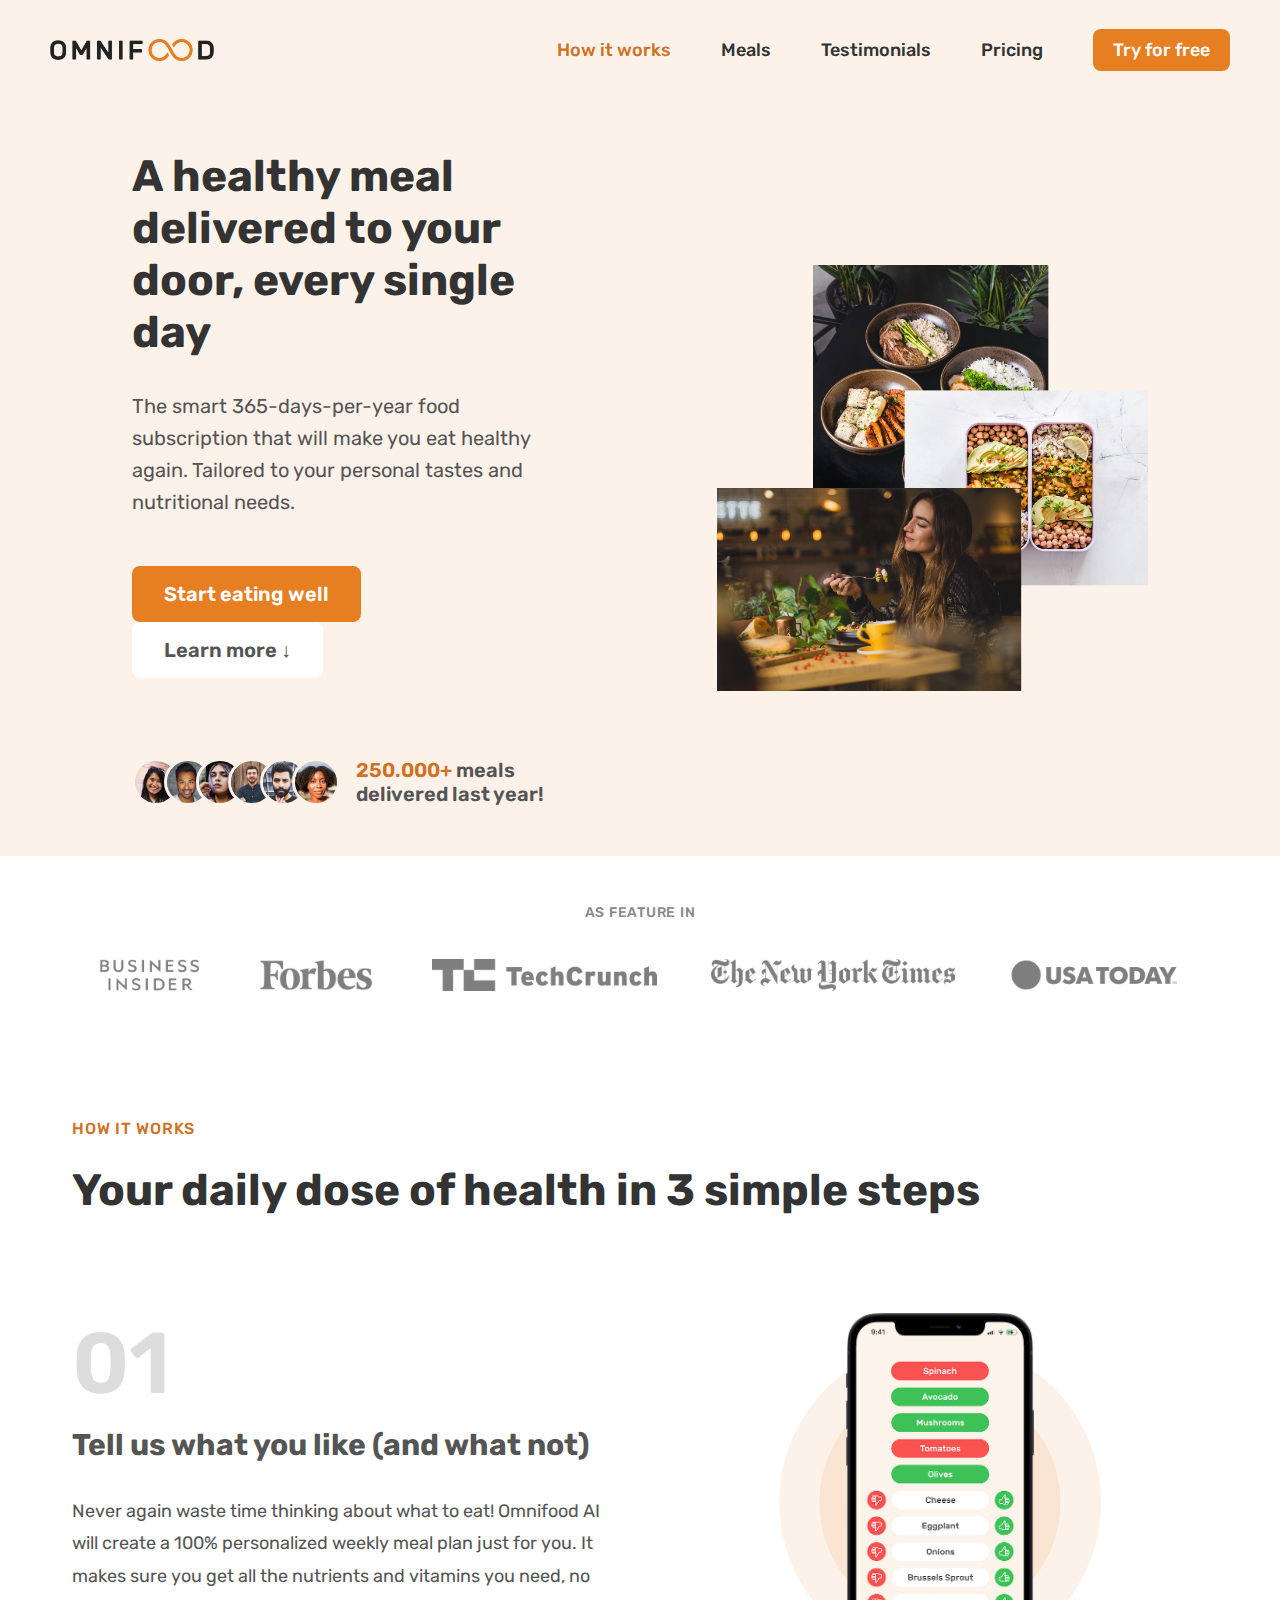
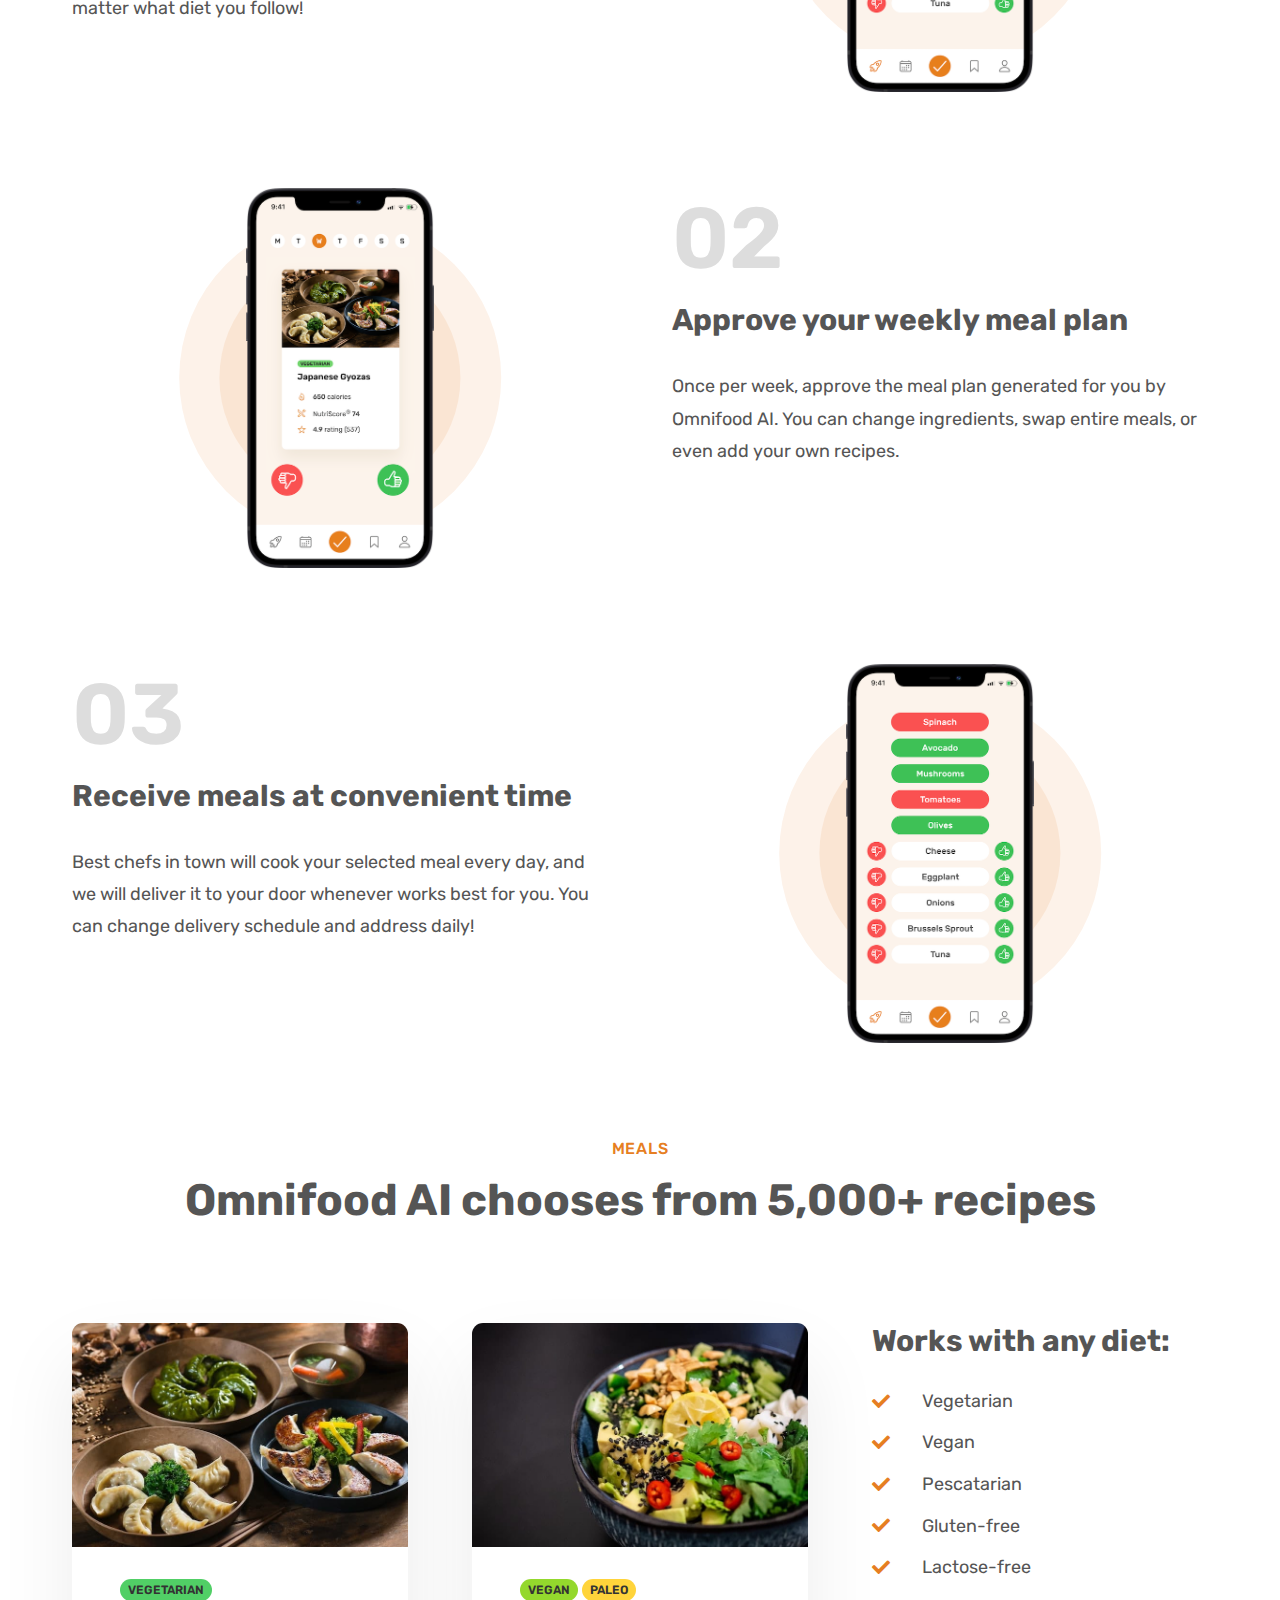
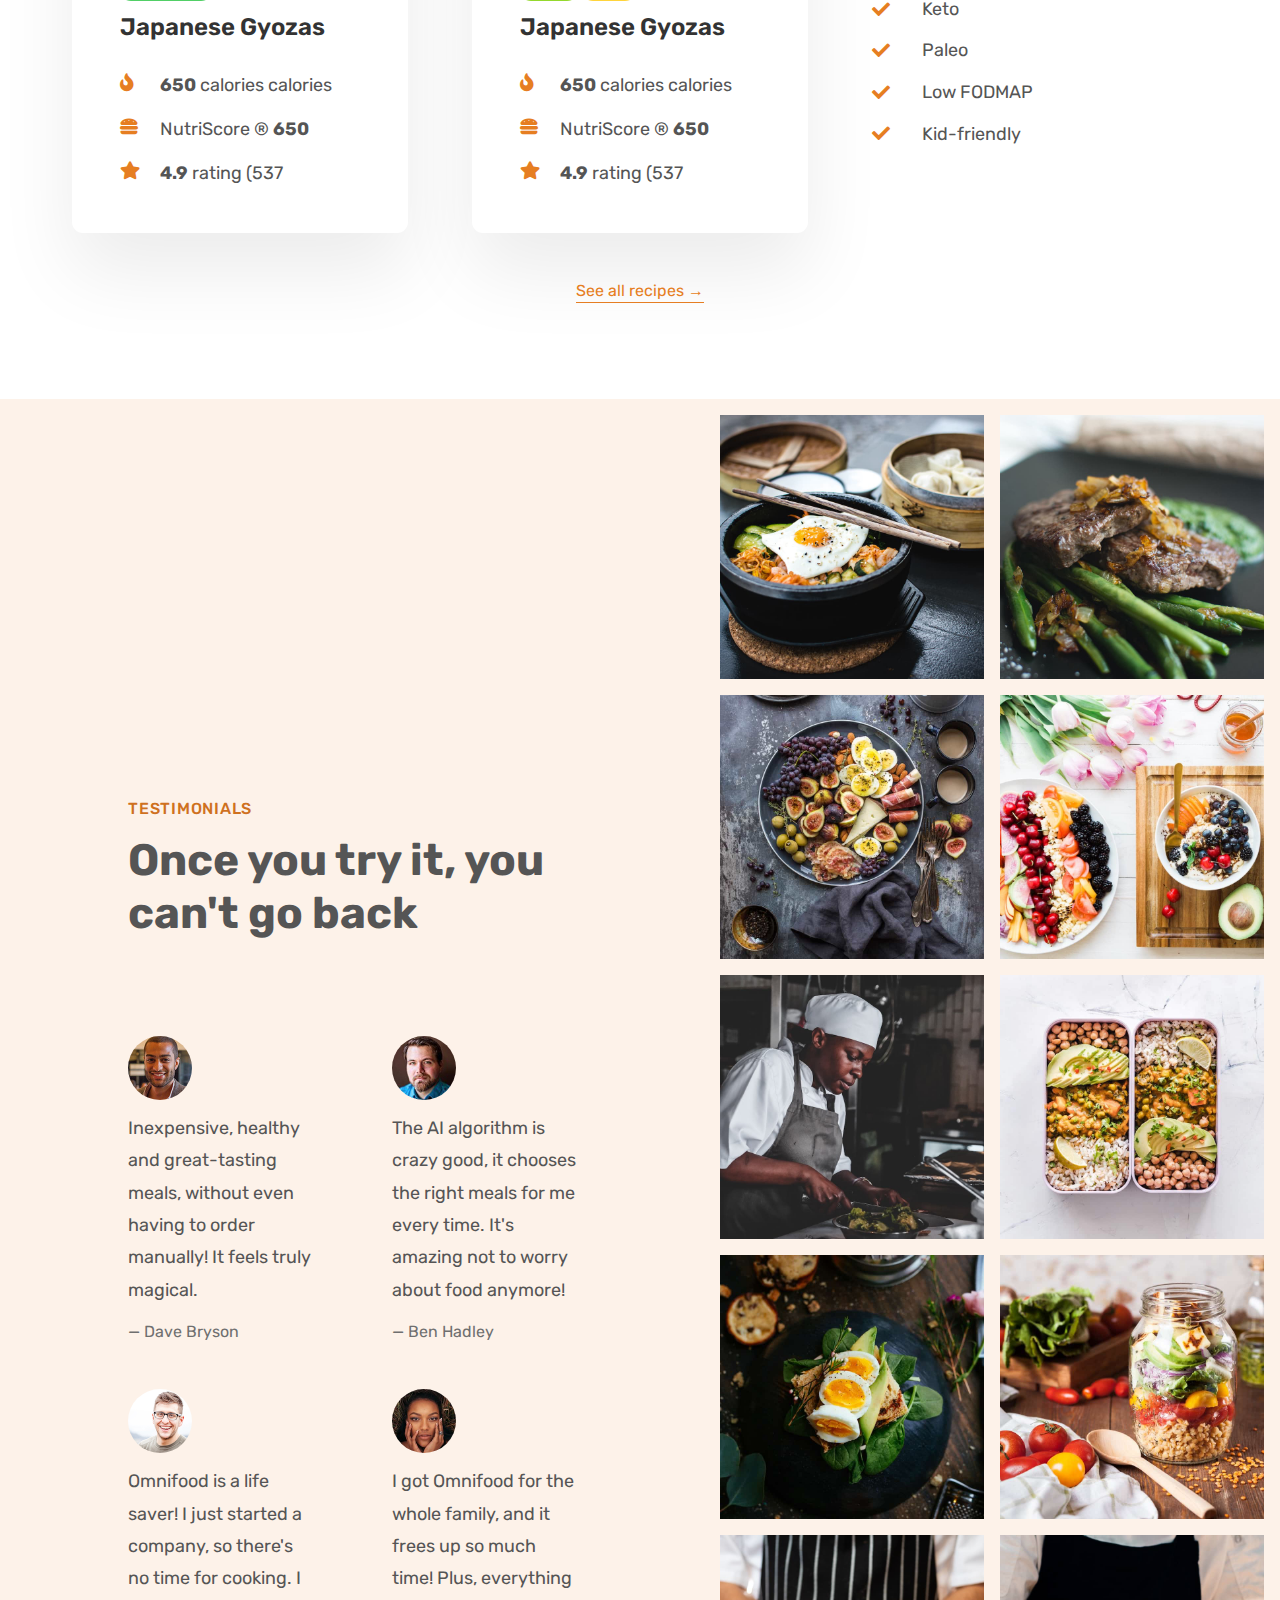
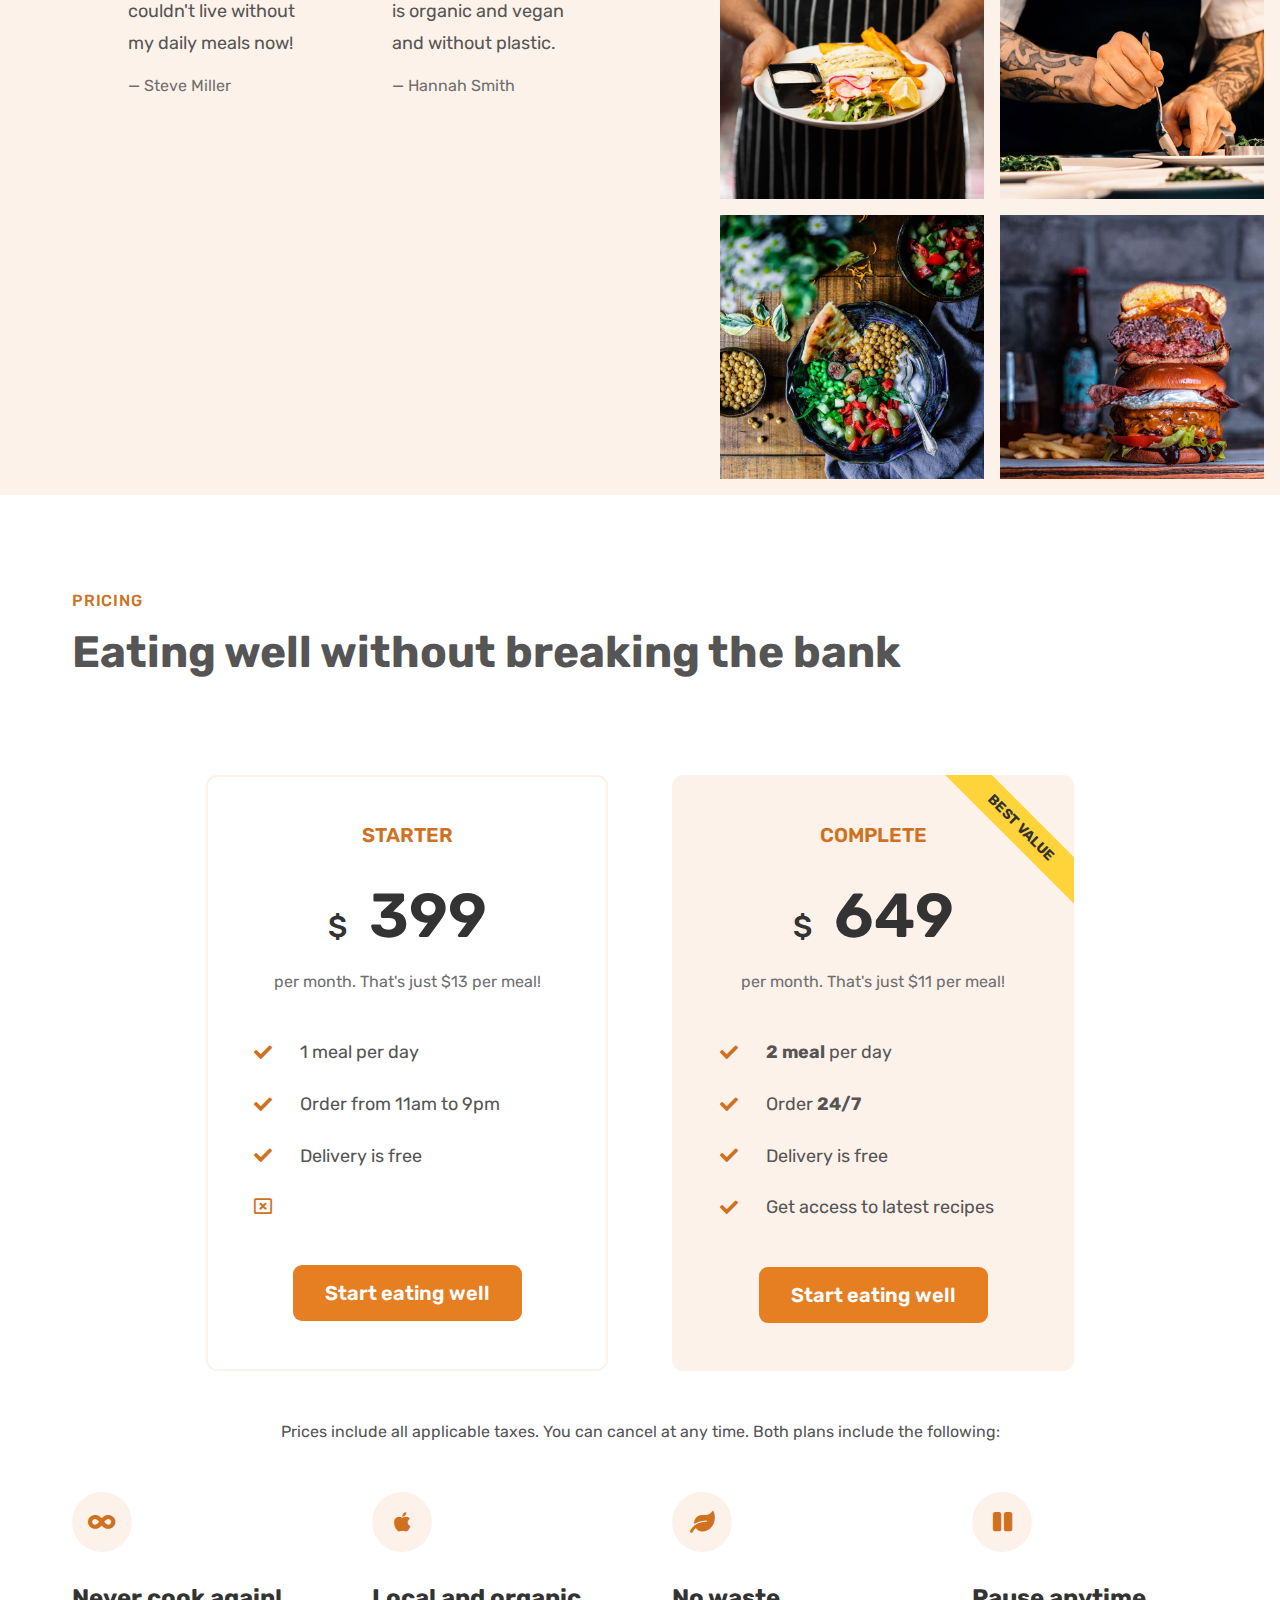
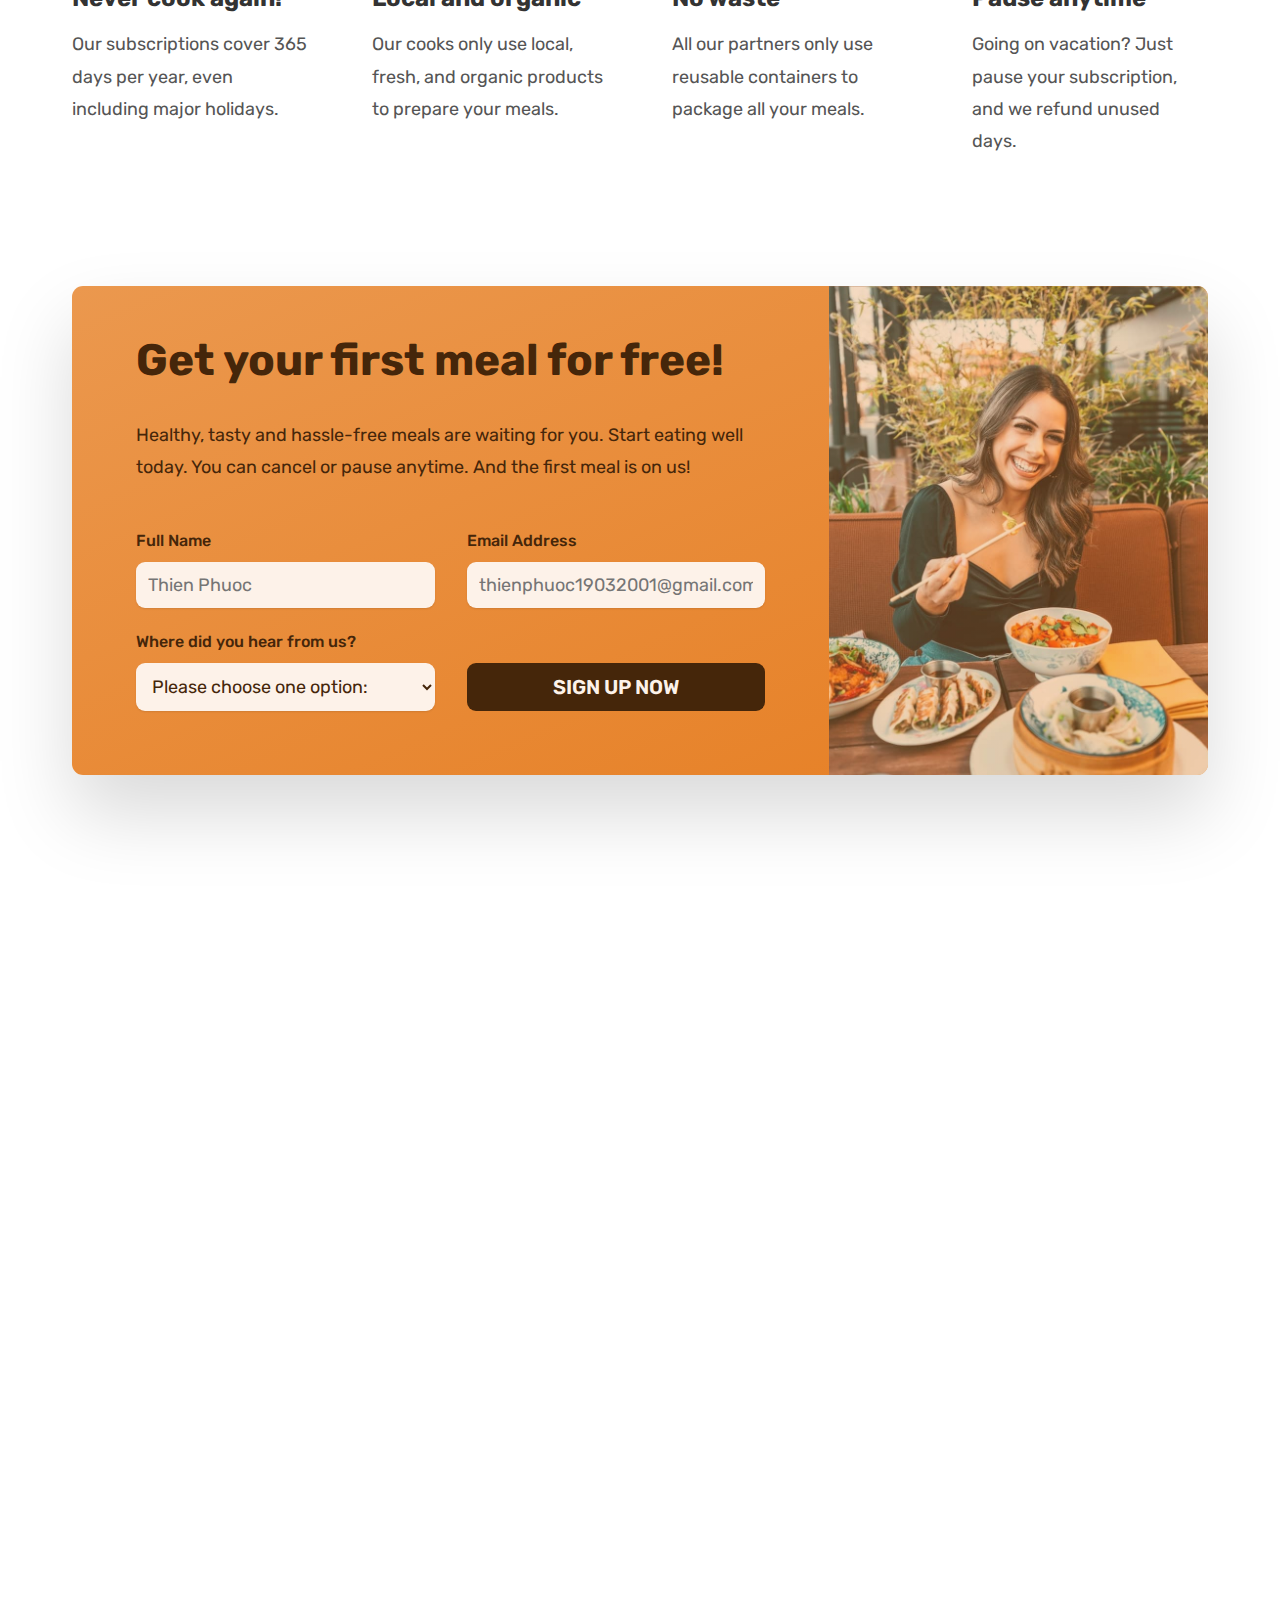
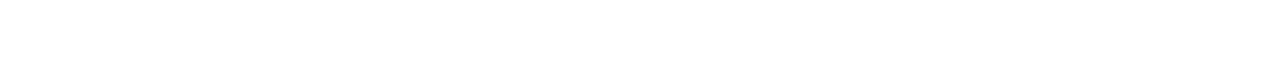
<file: index.html>
<html lang="en">
  <head>
    <meta charset="UTF-8" />
    <meta http-equiv="X-UA-Compatible" content="IE=edge" />
    <meta name="viewport" content="width=device-width, initial-scale=1.0" />
    <link
      rel="stylesheet"
      href="https://cdnjs.cloudflare.com/ajax/libs/font-awesome/5.15.4/css/all.min.css"
    />
    <link rel="stylesheet" href="css/omnifood.css" />
    <link rel="stylesheet" href="css/grid.css" />
    <link rel="stylesheet" href="css/responsive.css" />
    <link rel="stylesheet" href="index.js" />
    <title>Omnifood -- Never cook again!</title>
  </head>
  <body>
    <!-- Header -->
    <header class="header">
      <a href="#">
        <img class="logo" src="content/img/omnifood-logo.png" alt="Logo" />
      </a>
      <nav class="header-nav">
        <ul class="nav-list">
          <li class="nav-item active">
            <a href="#howitwork">How it works</a>
          </li>
          <li class="nav-item">
            <a href="#meals">Meals</a>
          </li>
          <li class="nav-item">
            <a href="#testimonials">Testimonials</a>
          </li>
          <li class="nav-item">
            <a href="#pricing">Pricing</a>
          </li>
          <li class="nav-item btn-item">
            <a href="#tryforfree">Try for free</a>
          </li>
        </ul>
      </nav>
      <div class="btn-menu-tablet">
        <i class="fas fa-bars"></i>
      </div>
      <nav class="modal-header-mobile hide">
        <ul class="nav-list">
          <li class="nav-item nav-item-mobile">
            <a href="#howitwork">How it works</a>
          </li>
          <li class="nav-item nav-item-mobile">
            <a href="#meals">Meals</a>
          </li>
          <li class="nav-item nav-item-mobile">
            <a href="#testimonials">Testimonials</a>
          </li>
          <li class="nav-item nav-item-mobile">
            <a href="#pricing">Pricing</a>
          </li>
          <li class="nav-item btn-item nav-item-mobile">
            <a href="#tryforfree">Try for free</a>
          </li>
        </ul>
        <div class="btn-out">
          <i class="fas fa-sign-out-alt"></i>
        </div>
      </nav>
    </header>
    <!-- Body -->
    <main>
      <section class="introduce">
        <div class="container">
          <div class="introduce-main">
            <div class="introduce-main-left animation-left-to-right">
              <h1 class="title">
                A healthy meal delivered to your door, every single day
              </h1>
              <p class="description">
                The smart 365-days-per-year food subscription that will make you
                eat healthy again. Tailored to your personal tastes and
                nutritional needs.
              </p>
              <a class="btn" href="#">Start eating well</a>
              <a class="btn learn-more" href="#">Learn more &darr;</a>
              <div class="delivered-meals">
                <div class="list-img">
                  <img src="content/img/customers/customer-1.jpg" alt="Photo" />
                  <img src="content/img/customers/customer-2.jpg" alt="Photo" />
                  <img src="content/img/customers/customer-3.jpg" alt="Photo" />
                  <img src="content/img/customers/customer-4.jpg" alt="Photo" />
                  <img src="content/img/customers/customer-5.jpg" alt="Photo" />
                  <img src="content/img/customers/customer-6.jpg" alt="Photo" />
                </div>
                <p class="text">
                  <span>250.000+</span>
                  meals delivered last year!
                </p>
              </div>
            </div>
            <div class="introduce-main-right animation-left-to-right">
              <img src="content/img/hero.png" alt="Ảnh" />
            </div>
          </div>
        </div>
      </section>
      <section class="feature">
        <div class="container">
          <h2 class="header-feature">AS FEATURE IN</h2>
          <div class="list-logo">
            <img src="content/img/logos/business-insider.png" alt="Business" />
            <img src="content/img/logos/forbes.png" alt="Business" />
            <img src="content/img/logos/techcrunch.png" alt="Business" />
            <img
              src="content/img/logos/the-new-york-times.png"
              alt="Business"
            />
            <img src="content/img/logos/usa-today.png" alt="Business" />
          </div>
        </div>
      </section>
      <section class="how-it-work" id="howitwork">
        <div class="container">
          <p class="title">How it works</p>
          <h2 class="content">Your daily dose of health in 3 simple steps</h2>
        </div>
        <div
          class="container grid grid--center grid--2-cols grid--1-cols-mobile"
        >
          <!-- STEP 1 -->
          <div class="description-step">
            <p class="step-number">01</p>
            <h3 class="step-title">Tell us what you like (and what not)</h3>
            <p class="step-description">
              Never again waste time thinking about what to eat! Omnifood AI
              will create a 100% personalized weekly meal plan just for you. It
              makes sure you get all the nutrients and vitamins you need, no
              matter what diet you follow!
            </p>
          </div>
          <div class="box-step">
            <img src="content/img/app/app-screen-1.png" alt="Iphone app" />
          </div>
          <!-- STEP 2 -->
          <div class="box-step box-step-mobile">
            <img src="content/img/app/app-screen-2.png" alt="Iphone app" />
          </div>
          <div class="description-step">
            <p class="step-number">02</p>
            <h3 class="step-title">Approve your weekly meal plan</h3>
            <p class="step-description">
              Once per week, approve the meal plan generated for you by Omnifood
              AI. You can change ingredients, swap entire meals, or even add
              your own recipes.
            </p>
          </div>
          <!-- STEP 3 -->
          <div class="description-step">
            <p class="step-number">03</p>
            <h3 class="step-title">Receive meals at convenient time</h3>
            <p class="step-description">
              Best chefs in town will cook your selected meal every day, and we
              will deliver it to your door whenever works best for you. You can
              change delivery schedule and address daily!
            </p>
          </div>
          <div class="box-step">
            <img src="content/img/app/app-screen-1.png" alt="Iphone app" />
          </div>
        </div>
      </section>
      <section class="meals" id="meals">
        <div class="container">
          <div class="title">
            <span>MEALS</span>
            <h2>Omnifood AI chooses from 5,000+ recipes</h2>
          </div>
        </div>
        <div class="container grid grid--3-cols mb-12 grid--4-cols-mobile">
          <div class="meal">
            <img src="content/img/meals/meal-1.jpg" alt="Meal 1" />
            <div class="meal-content">
              <div class="meal-tags">
                <span class="tag tag--vegeatarian">Vegetarian</span>
              </div>
              <p class="meal-title">Japanese Gyozas</p>
              <ul class="meal-attributes">
                <li class="meal-attribute">
                  <i class="icon fas fa-fire"></i>
                  <span>
                    <strong>650</strong>
                    calories calories</span
                  >
                </li>
                <li class="meal-attribute">
                  <i class="icon fas fa-hamburger"></i>
                  <span>
                    NutriScore ®
                    <strong>650</strong>
                  </span>
                </li>
                <li class="meal-attribute">
                  <i class="icon fas fa-star"></i>
                  <span>
                    <strong>4.9</strong>
                    rating (537</span
                  >
                </li>
              </ul>
            </div>
          </div>
          <div class="meal">
            <img src="content/img/meals/meal-2.jpg" alt="Meal 1" />
            <div class="meal-content">
              <div class="meal-tags">
                <span class="tag tag--vegan">Vegan</span>
                <span class="tag tag--paleo">Paleo</span>
              </div>
              <p class="meal-title">Japanese Gyozas</p>
              <ul class="meal-attributes">
                <li class="meal-attribute">
                  <i class="icon fas fa-fire"></i>
                  <span>
                    <strong>650</strong>
                    calories calories</span
                  >
                </li>
                <li class="meal-attribute">
                  <i class="icon fas fa-hamburger"></i>
                  <span>
                    NutriScore ®
                    <strong>650</strong>
                  </span>
                </li>
                <li class="meal-attribute">
                  <i class="icon fas fa-star"></i>
                  <span>
                    <strong>4.9</strong>
                    rating (537</span
                  >
                </li>
              </ul>
            </div>
          </div>
          <div class="diet">
            <h3 class="title-diet">Works with any diet:</h3>
            <ul class="diet-list">
              <li class="diet-item">
                <i class="fas fa-check icon"></i>
                <span>Vegetarian</span>
              </li>
              <li class="diet-item">
                <i class="fas fa-check icon"></i>
                <span>Vegan</span>
              </li>
              <li class="diet-item">
                <i class="fas fa-check icon"></i>
                <span>Pescatarian</span>
              </li>
              <li class="diet-item">
                <i class="fas fa-check icon"></i>
                <span>Gluten-free</span>
              </li>
              <li class="diet-item">
                <i class="fas fa-check icon"></i>
                <span>Lactose-free</span>
              </li>
              <li class="diet-item">
                <i class="fas fa-check icon"></i>
                <span>Keto</span>
              </li>
              <li class="diet-item">
                <i class="fas fa-check icon"></i>
                <span>Paleo</span>
              </li>
              <li class="diet-item">
                <i class="fas fa-check icon"></i>
                <span>Low FODMAP</span>
              </li>
              <li class="diet-item">
                <i class="fas fa-check icon"></i>
                <span>Kid-friendly</span>
              </li>
            </ul>
          </div>
        </div>
        <div class="container all-recipes">
          <a href="#">See all recipes →</a>
        </div>
      </section>
      <section class="testimonials" id="testimonials">
        <div class="container">
          <div class="testimoials-left">
            <span class="testimoials-title">TESTIMONIALS</span>
            <h2 class="testimoials-description">
              Once you try it, you can't go back
            </h2>
            <div class="testimoials-users">
              <figure class="testimoials-user">
                <img src="content/img/customers/dave.jpg" alt="Avatar" />
                <blockquote>
                  Inexpensive, healthy and great-tasting meals, without even
                  having to order manually! It feels truly magical.
                </blockquote>
                <p>— Dave Bryson</p>
              </figure>
              <figure class="testimoials-user">
                <img src="content/img/customers/ben.jpg" alt="Avatar" />
                <blockquote>
                  The AI algorithm is crazy good, it chooses the right meals for
                  me every time. It's amazing not to worry about food anymore!
                </blockquote>
                <p>— Ben Hadley</p>
              </figure>
              <figure class="testimoials-user">
                <img src="content/img/customers/steve.jpg" alt="Avatar" />
                <blockquote>
                  Omnifood is a life saver! I just started a company, so there's
                  no time for cooking. I couldn't live without my daily meals
                  now!
                </blockquote>
                <p>— Steve Miller</p>
              </figure>
              <figure class="testimoials-user">
                <img src="content/img/customers/hannah.jpg" alt="Avatar" />
                <blockquote>
                  I got Omnifood for the whole family, and it frees up so much
                  time! Plus, everything is organic and vegan and without
                  plastic.
                </blockquote>
                <p>— Hannah Smith</p>
              </figure>
            </div>
          </div>
        </div>
        <div class="testimoials-right">
          <figure class="gallery-item">
            <img src="content/img/gallery/gallery-1.jpg" alt="Gallery image" />
          </figure>
          <figure class="gallery-item">
            <img src="content/img/gallery/gallery-2.jpg" alt="Gallery image" />
          </figure>
          <figure class="gallery-item">
            <img src="content/img/gallery/gallery-3.jpg" alt="Gallery image" />
          </figure>
          <figure class="gallery-item">
            <img src="content/img/gallery/gallery-4.jpg" alt="Gallery image" />
          </figure>
          <figure class="gallery-item">
            <img src="content/img/gallery/gallery-5.jpg" alt="Gallery image" />
          </figure>
          <figure class="gallery-item">
            <img src="content/img/gallery/gallery-6.jpg" alt="Gallery image" />
          </figure>
          <figure class="gallery-item">
            <img src="content/img/gallery/gallery-7.jpg" alt="Gallery image" />
          </figure>
          <figure class="gallery-item">
            <img src="content/img/gallery/gallery-8.jpg" alt="Gallery image" />
          </figure>
          <figure class="gallery-item">
            <img src="content/img/gallery/gallery-9.jpg" alt="Gallery image" />
          </figure>
          <figure class="gallery-item">
            <img src="content/img/gallery/gallery-10.jpg" alt="Gallery image" />
          </figure>
          <figure class="gallery-item">
            <img src="content/img/gallery/gallery-11.jpg" alt="Gallery image" />
          </figure>
          <figure class="gallery-item">
            <img src="content/img/gallery/gallery-12.jpg" alt="Gallery image" />
          </figure>
        </div>
      </section>
      <section class="pricing" id="pricing">
        <div class="container">
          <p class="pricing-title">Pricing</p>
          <h2 class="pricing-description">
            Eating well without breaking the bank
          </h2>
        </div>
        <div class="container grid grid--2-cols mb-12 grid--1-cols-mobile">
          <div class="pricing-plan pricing-plan--starter">
            <header class="plan-header">
              <p class="plan-header--name">Starter</p>
              <p class="plan-header--price">
                <span>$</span>
                399
              </p>
              <div class="plan-header--text">
                per month. That's just $13 per meal!
              </div>
            </header>
            <ul class="list">
              <li class="item">
                <i class="fas fa-check icon"></i>
                <span>1 meal per day</span>
              </li>
              <li class="item">
                <i class="fas fa-check icon"></i>
                <span>Order from 11am to 9pm</span>
              </li>
              <li class="item">
                <i class="fas fa-check icon"></i>
                <span>Delivery is free</span>
              </li>
              <li class="item">
                <i class="far fa-window-close icon"></i>
              </li>
            </ul>
            <div class="btn-start-eating-well">
              <a href="#">Start eating well</a>
            </div>
          </div>
          <div class="pricing-plan pricing-plan--complete">
            <header class="plan-header">
              <p class="plan-header--name">Complete</p>
              <p class="plan-header--price">
                <span>$</span>
                649
              </p>
              <div class="plan-header--text">
                per month. That's just $11 per meal!
              </div>
            </header>
            <ul class="list">
              <li class="item">
                <i class="fas fa-check icon"></i>
                <span> <strong>2 meal</strong> per day</span>
              </li>
              <li class="item">
                <i class="fas fa-check icon"></i>
                <span>Order <strong>24/7</strong></span>
              </li>
              <li class="item">
                <i class="fas fa-check icon"></i>
                <span>Delivery is free</span>
              </li>
              <li class="item">
                <i class="fas fa-check icon"></i>
                <span>Get access to latest recipes</span>
              </li>
            </ul>
            <div class="btn-start-eating-well">
              <a href="#">Start eating well</a>
            </div>
          </div>
        </div>
        <div class="container grid">
          <aside class="plan-detail">
            Prices include all applicable taxes. You can cancel at any time.
            Both plans include the following:
          </aside>
        </div>
        <div class="container grid grid--4-cols grid--2-cols-mobile">
          <div class="feature">
            <i class="fas fa-infinity icon"></i>
            <p class="title">Never cook again!</p>
            <p class="text">
              Our subscriptions cover 365 days per year, even including major
              holidays.
            </p>
          </div>
          <div class="feature">
            <i class="fab fa-apple icon"></i>
            <p class="title">Local and organic</p>
            <p class="text">
              Our cooks only use local, fresh, and organic products to prepare
              your meals.
            </p>
          </div>
          <div class="feature">
            <i class="fas fa-leaf icon"></i>
            <p class="title">No waste</p>
            <p class="text">
              All our partners only use reusable containers to package all your
              meals.
            </p>
          </div>
          <div class="feature">
            <i class="fas fa-pause icon"></i>
            <p class="title">Pause anytime</p>
            <p class="text">
              Going on vacation? Just pause your subscription, and we refund
              unused days.
            </p>
          </div>
        </div>
      </section>
      <section class="sign-up-service" id="tryforfree">
        <div class="container">
          <div class="sign-up-service--body">
            <div class="column-left">
              <h2 class="column-left-title">Get your first meal for free!</h2>
              <p class="column-left-text">
                Healthy, tasty and hassle-free meals are waiting for you. Start
                eating well today. You can cancel or pause anytime. And the
                first meal is on us!
              </p>
              <form action="GET" class="column-left-form">
                <div>
                  <label for="full-name">Full Name</label>
                  <input
                    name="full-name"
                    type="text"
                    placeholder="Thien Phuoc"
                    required
                  />
                </div>
                <div>
                  <label for="email">Email Address</label>
                  <input
                    name="email"
                    type="text"
                    placeholder="thienphuoc19032001@gmail.com"
                    required
                  />
                </div>
                <div>
                  <label for="where">Where did you hear from us?</label>
                  <select name="where" id="">
                    <option value="0">Please choose one option:</option>
                    <option value="1">Friends and family</option>
                    <option value="2">YouTube video</option>
                    <option value="3">Podcast</option>
                    <option value="4">Facebook ad</option>
                    <option value="5">Please choose one option:</option>
                    <option value="6">Orther</option>
                  </select>
                </div>
                <button class="column-left-btn">SIGN UP NOW</button>
              </form>
            </div>
            <div class="column-right img" role="img"></div>
          </div>
        </div>
      </section>
    </main>
    <!-- Footer -->
    <footer class="footer">
      <div class="container grid grid--footer">
        <div class="logo-col">
          <a href="#">
            <img src="content/img/omnifood-logo.png" alt="Logo" />
          </a>
          <ul class="socials-list">
            <li>
              <a href="#"><i class="fab fa-instagram"></i></a>
            </li>
            <li>
              <a href="#"><i class="fab fa-facebook"></i></a>
            </li>
            <li>
              <a href="#"><i class="fab fa-twitter"></i></a>
            </li>
          </ul>
          <div class="copy-right">
            Copyright © 2022 by Omnifood, Inc. All rights reserved.
          </div>
        </div>
        <div class="address-col">
          <p class="footer-heading">Contact us</p>
          <address class="contact">
            <p class="address">
              623 Harrison St., 2nd Floor, San Francisco, CA 94107
            </p>
            <p>
              <a href="tel:415-201-6370">415-201-6370</a>
              <br />
              <a href="mailto:thienphuoc@gmail.com">thienphuoc@gmail.com</a>
            </p>
          </address>
        </div>
        <div class="nav-col">
          <p class="footer-heading">Account</p>
          <ul class="footer-nav">
            <li><a href="#">Create account</a></li>
            <li><a href="#">Sign in</a></li>
            <li><a href="#">iOS app</a></li>
            <li><a href="#">Android app</a></li>
          </ul>
        </div>
        <div class="nav-col">
          <p class="footer-heading">Company</p>
          <ul class="footer-nav">
            <li><a href="#">About Omnifood</a></li>
            <li><a href="#">For Business</a></li>
            <li><a href="#">Cooking partners</a></li>
            <li><a href="#">Careers</a></li>
          </ul>
        </div>
        <div class="nav-col">
          <p class="footer-heading">Resources</p>
          <ul class="footer-nav">
            <li><a href="#">Recipe directory</a></li>
            <li><a href="#">Help center</a></li>
            <li><a href="#">Privacy & terms</a></li>
          </ul>
        </div>
      </div>
    </footer>
  </body>
  <script src="index.js"></script>
</html>
</file>
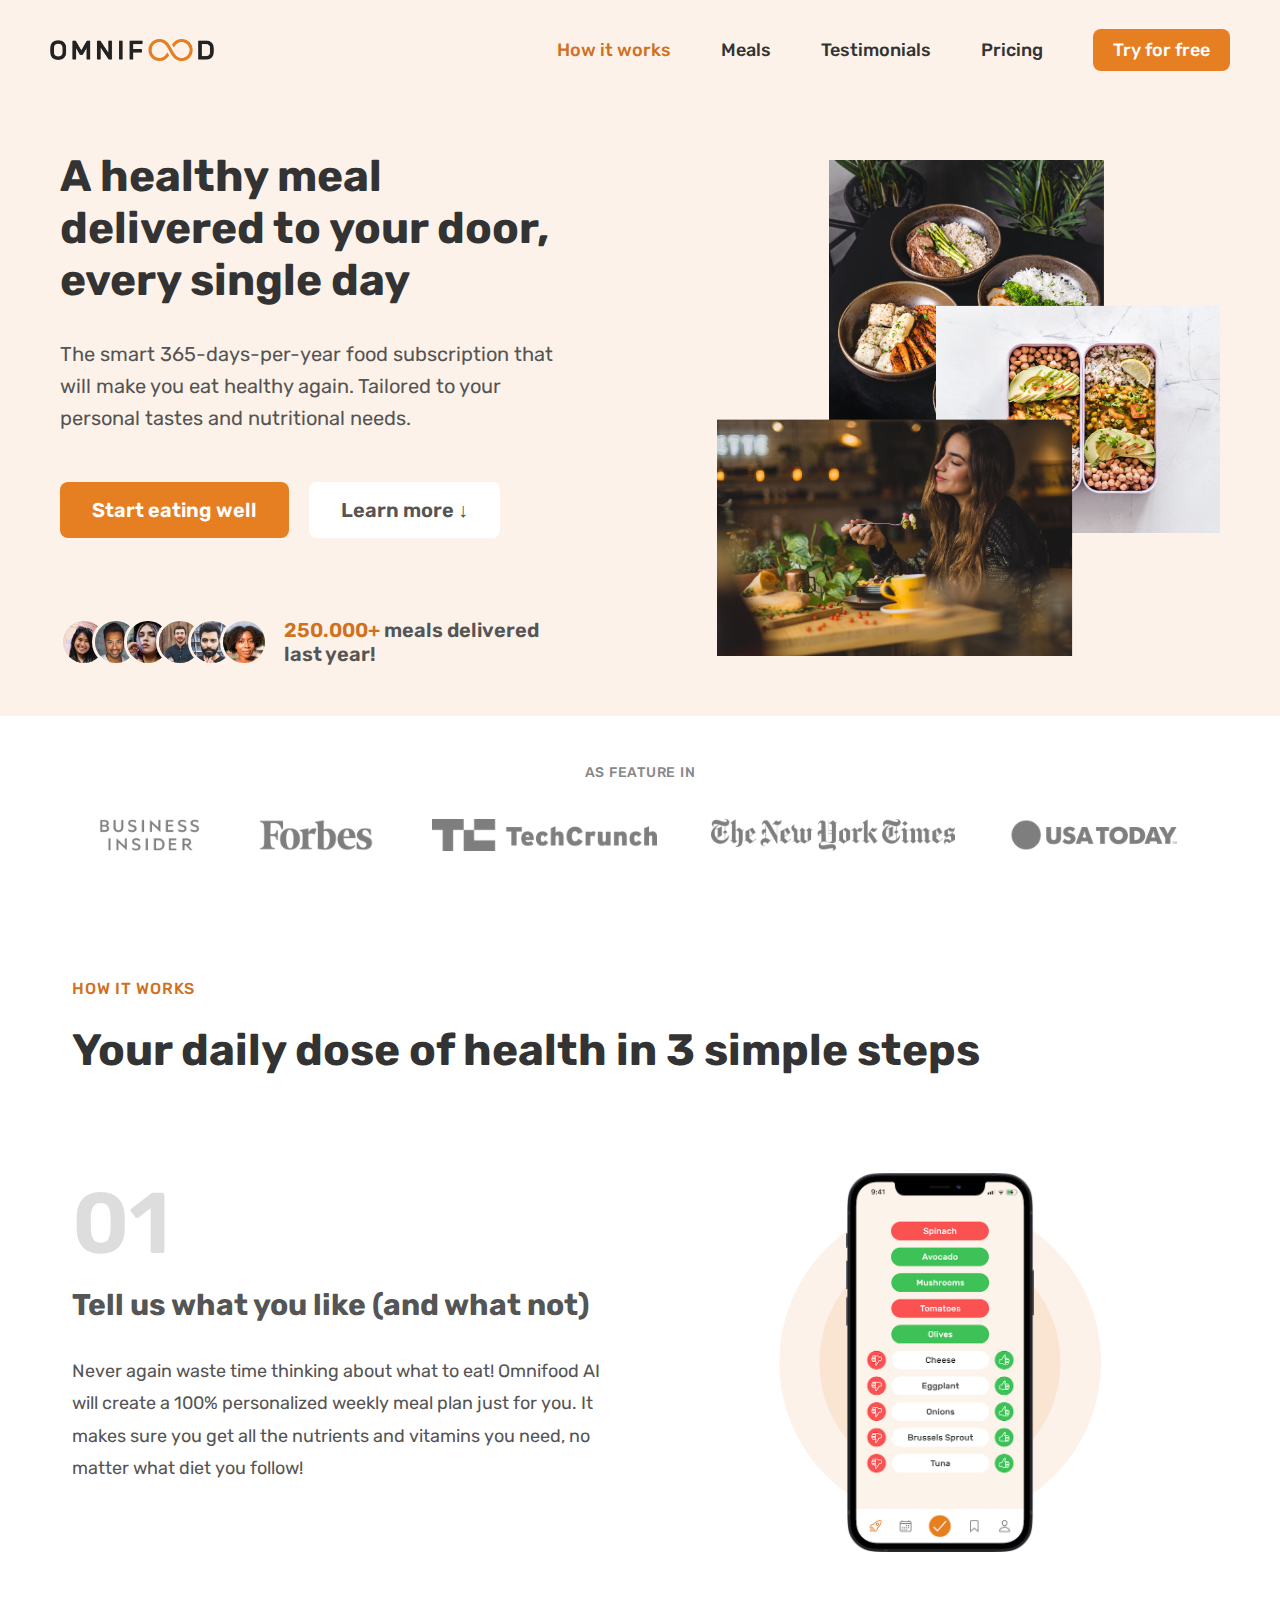
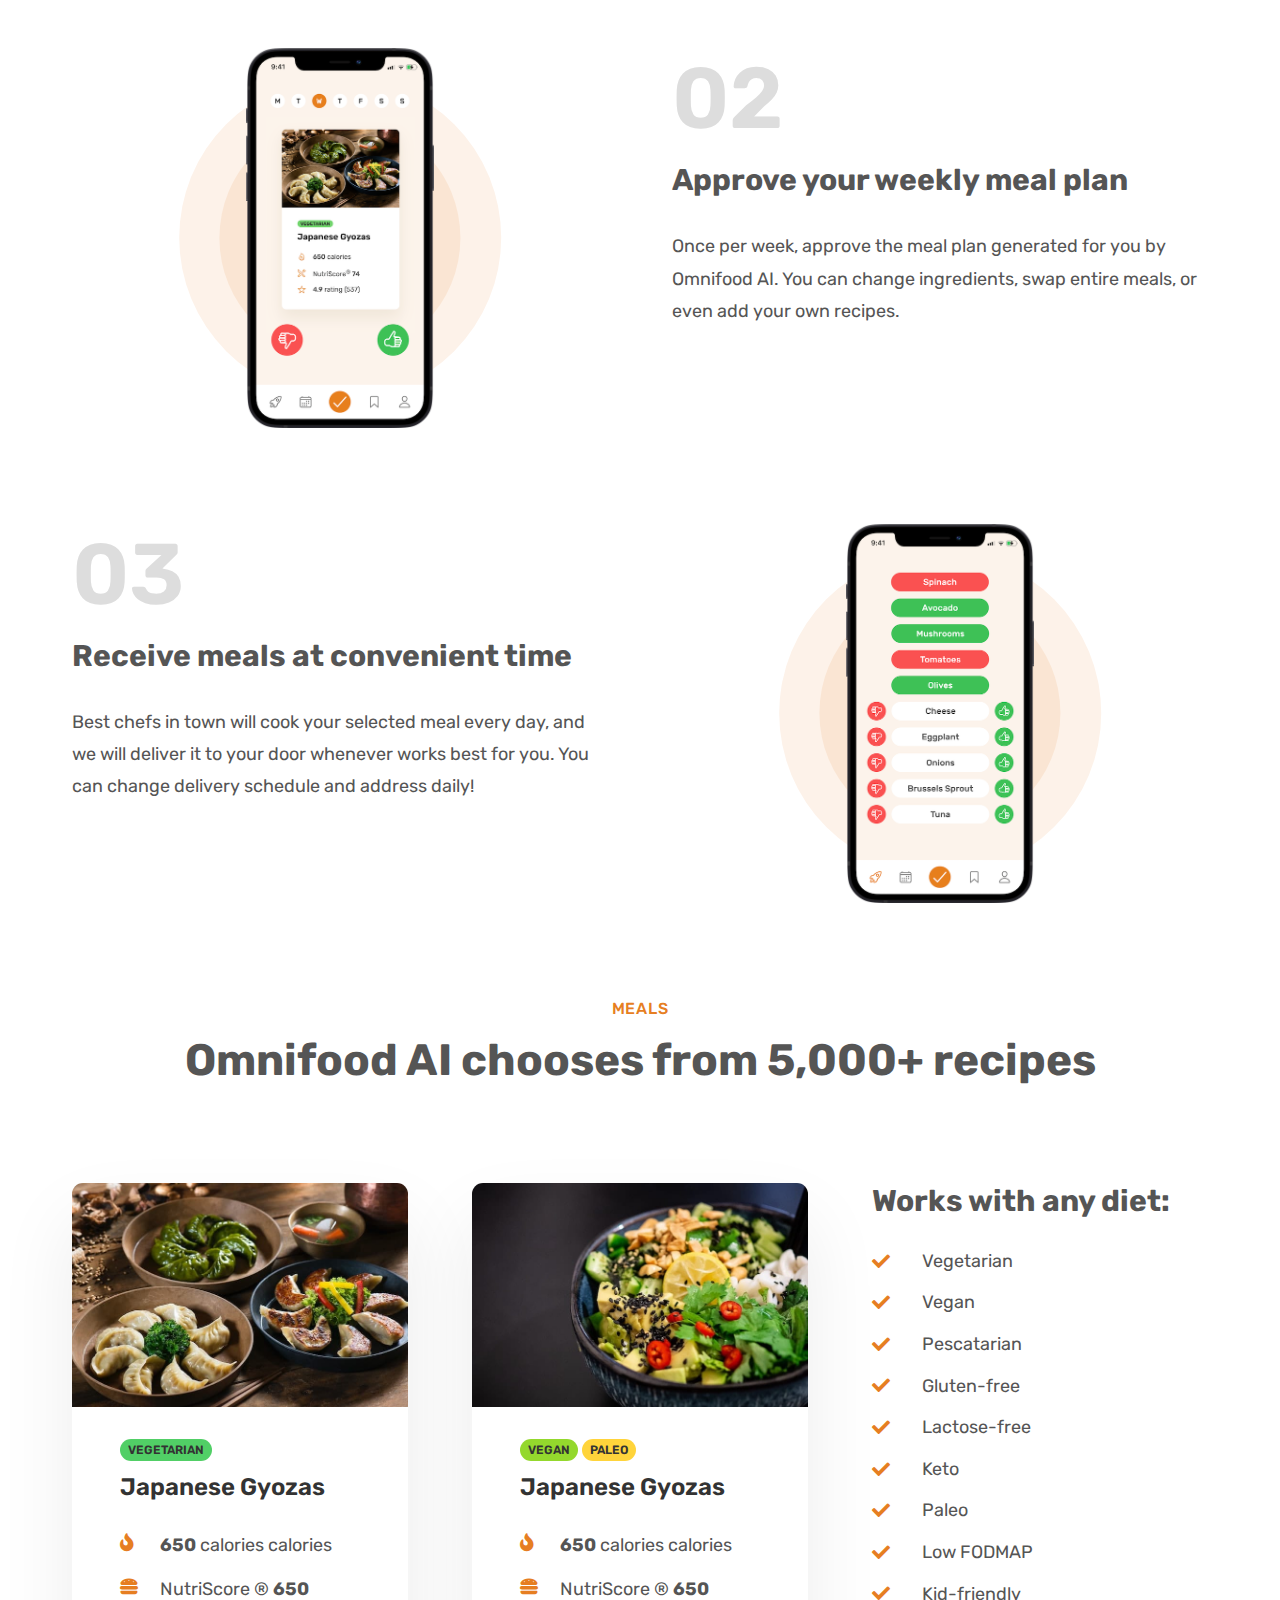
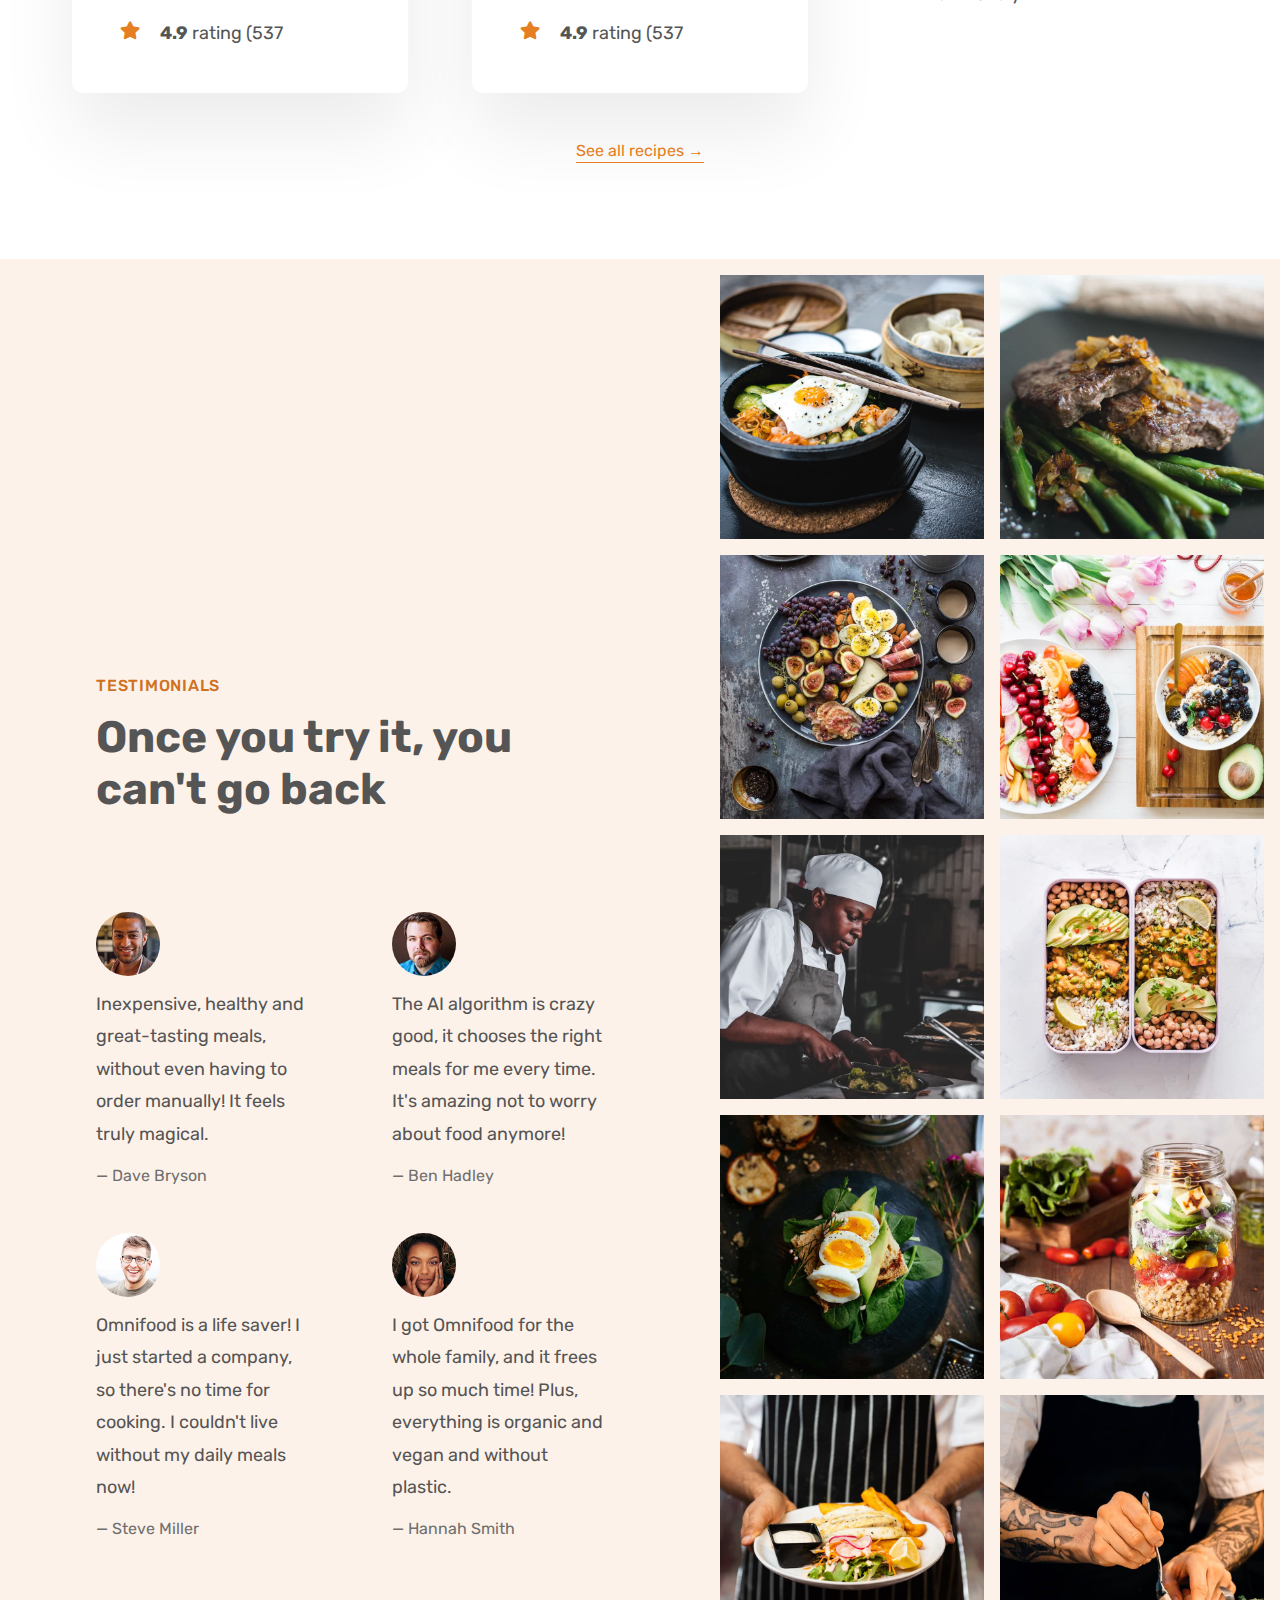
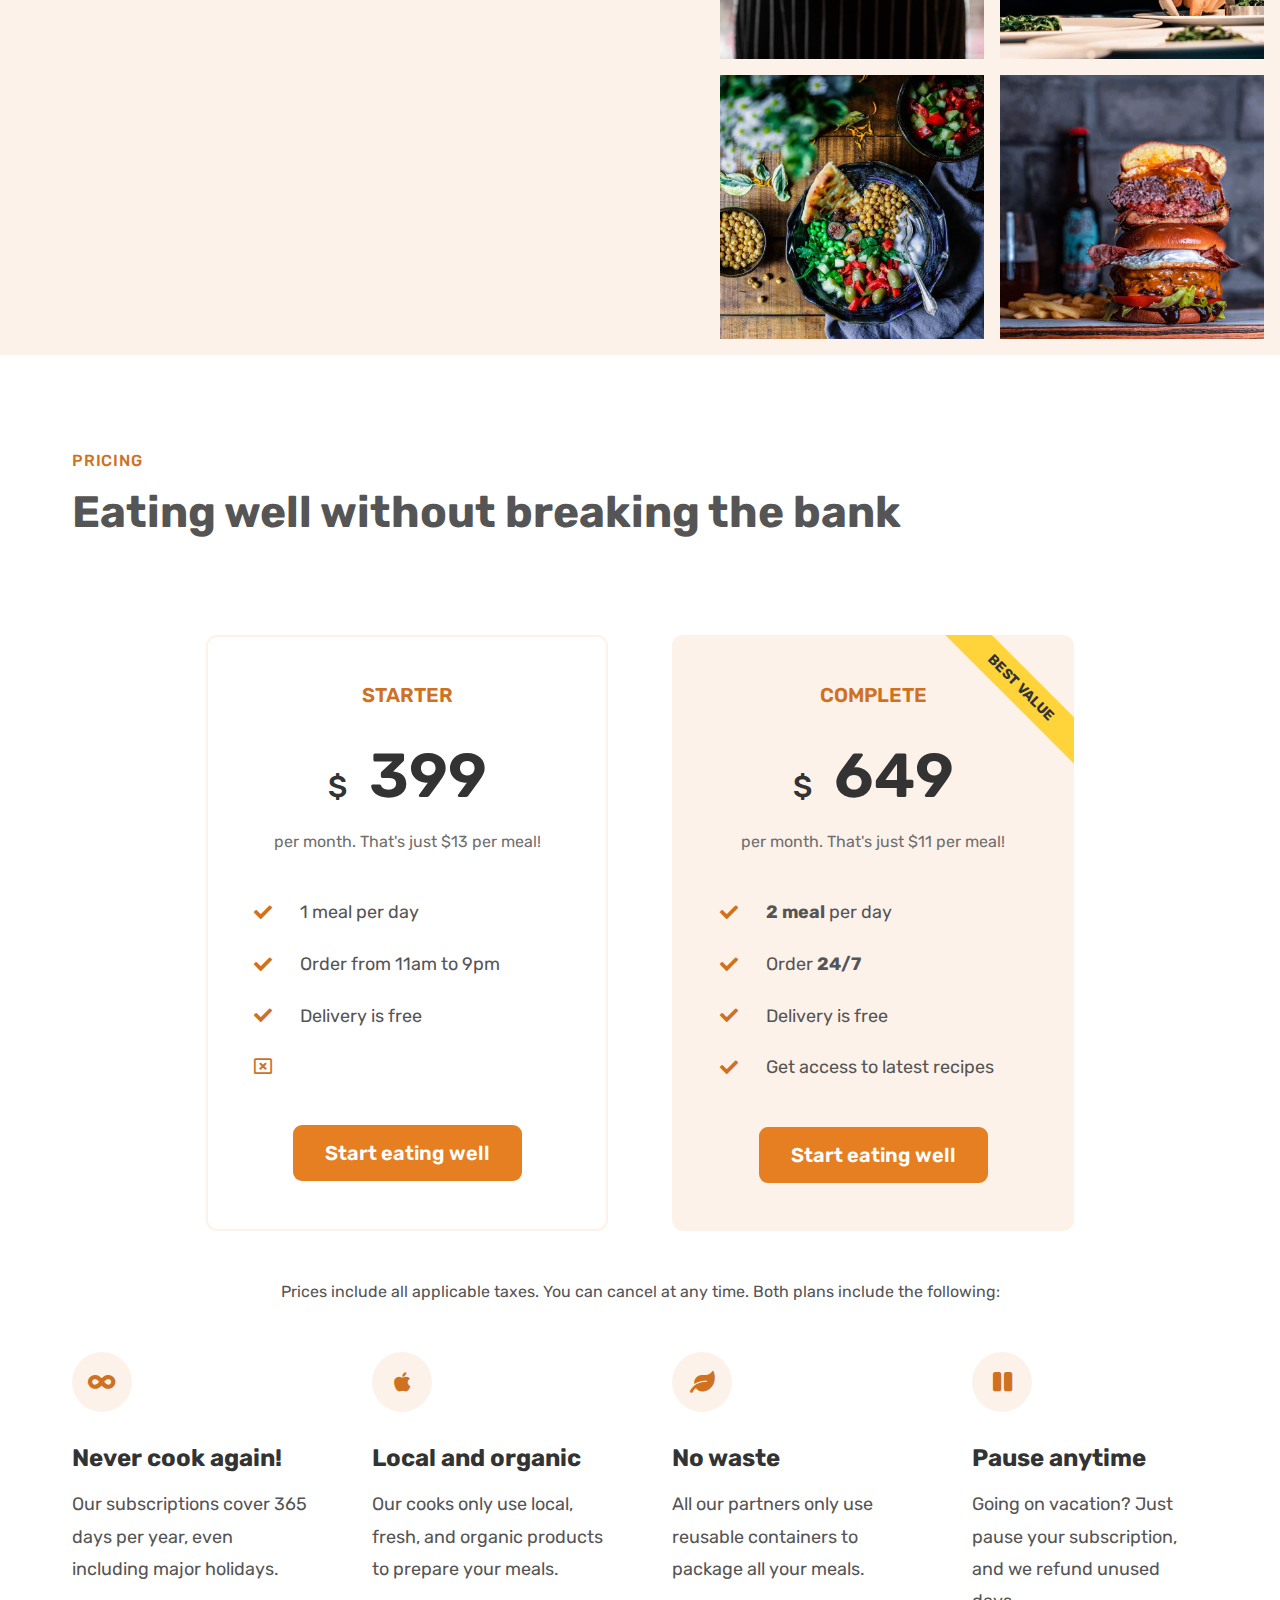
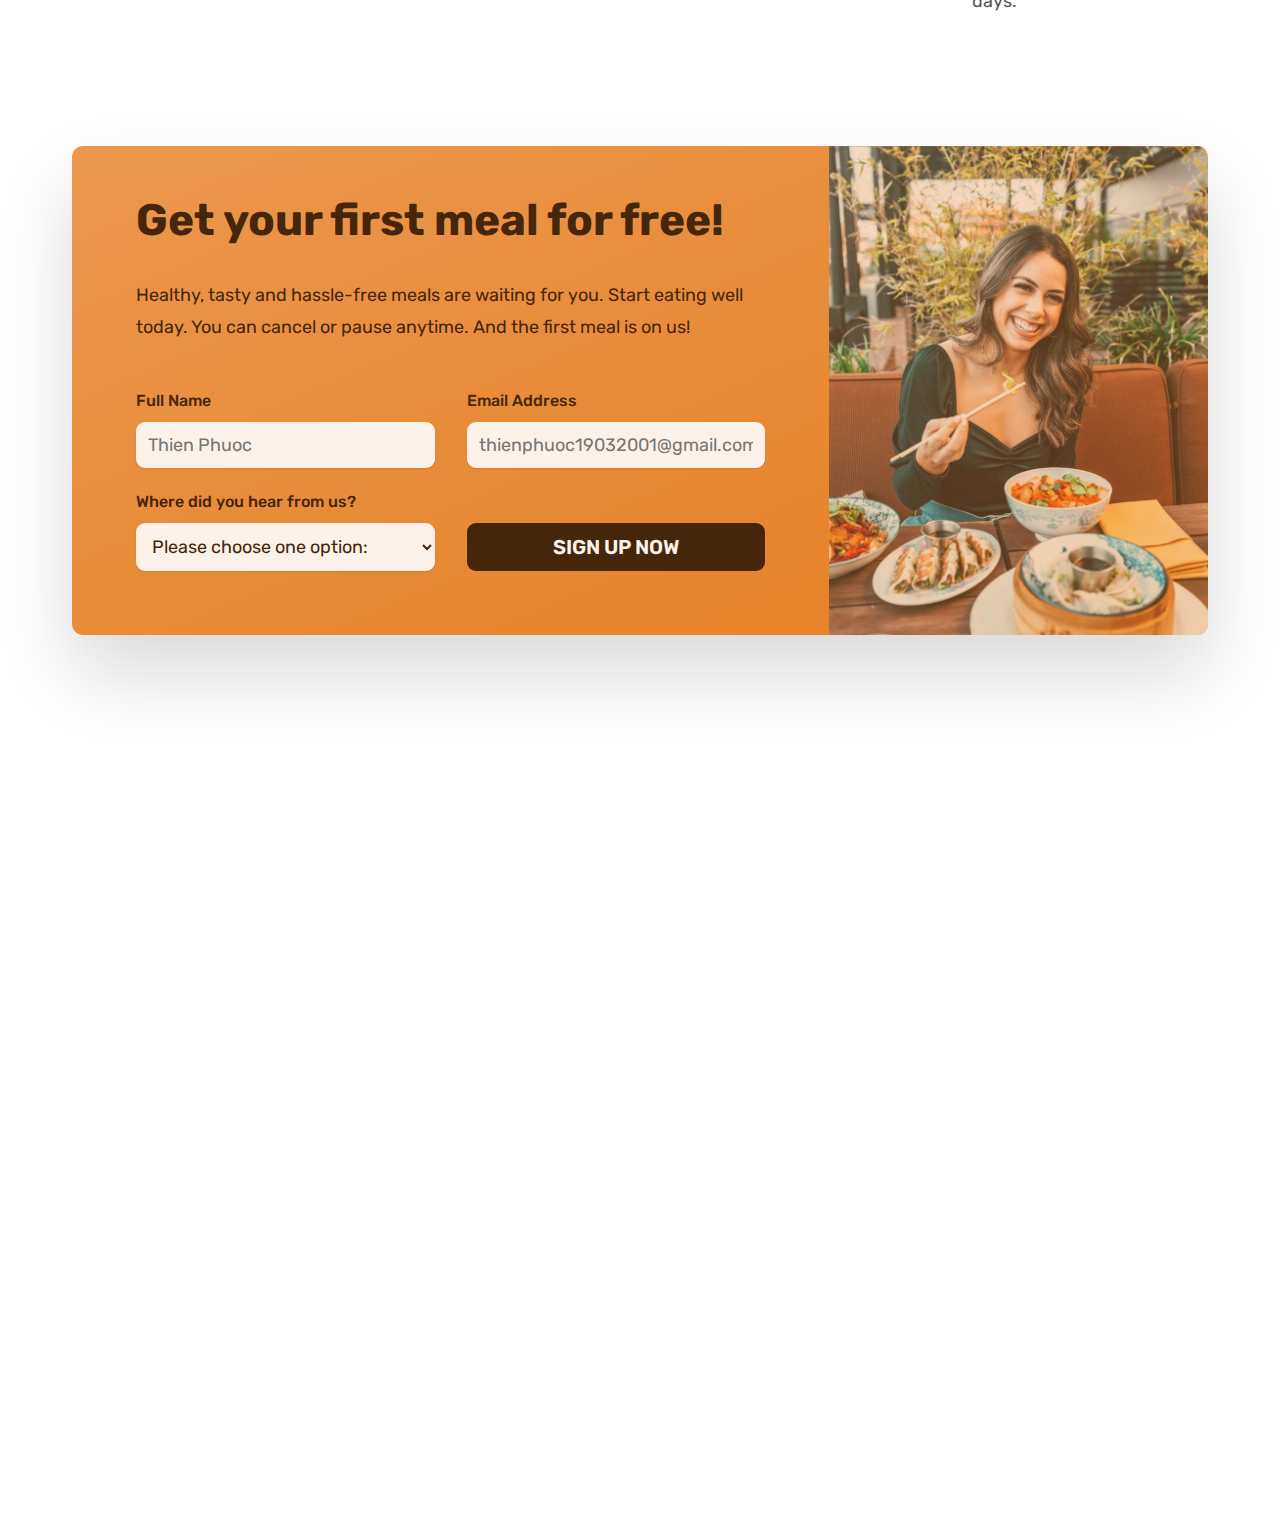
<file: omnifood.html>
<html lang="en">
  <head>
    <meta charset="UTF-8" />
    <meta http-equiv="X-UA-Compatible" content="IE=edge" />
    <meta name="viewport" content="width=device-width, initial-scale=1.0" />
    <link
      rel="stylesheet"
      href="https://cdnjs.cloudflare.com/ajax/libs/font-awesome/5.15.4/css/all.min.css"
    />
    <link rel="stylesheet" href="css/omnifood.css" />
    <link rel="stylesheet" href="css/grid.css" />
    <link rel="stylesheet" href="css/responsive.css" />
    <link rel="stylesheet" href="index.js" />
    <title>Omnifood -- Never cook again!</title>
  </head>
  <body>
    <header class="header">
      <a href="#">
        <img class="logo" src="content/img/omnifood-logo.png" alt="Logo" />
      </a>
      <nav class="header-nav">
        <ul class="nav-list">
          <li class="nav-item active">
            <a href="#howitwork">How it works</a>
          </li>
          <li class="nav-item">
            <a href="#meals">Meals</a>
          </li>
          <li class="nav-item">
            <a href="#testimonials">Testimonials</a>
          </li>
          <li class="nav-item">
            <a href="#pricing">Pricing</a>
          </li>
          <li class="nav-item btn-item">
            <a href="#tryforfree">Try for free</a>
          </li>
        </ul>
      </nav>
      <div class="btn-menu-tablet">
        <i class="fas fa-bars"></i>
      </div>
      <nav class="modal-header-mobile hide">
        <ul class="nav-list">
          <li class="nav-item nav-item-mobile">
            <a href="#howitwork">How it works</a>
          </li>
          <li class="nav-item nav-item-mobile">
            <a href="#meals">Meals</a>
          </li>
          <li class="nav-item nav-item-mobile">
            <a href="#testimonials">Testimonials</a>
          </li>
          <li class="nav-item nav-item-mobile">
            <a href="#pricing">Pricing</a>
          </li>
          <li class="nav-item btn-item nav-item-mobile">
            <a href="#tryforfree">Try for free</a>
          </li>
        </ul>
        <div class="btn-out">
          <i class="fas fa-sign-out-alt"></i>
        </div>
      </nav>
    </header>
    <main>
      <section class="introduce">
        <div class="introduce-main">
          <div class="introduce-main-left">
            <h1 class="title">
              A healthy meal delivered to your door, every single day
            </h1>
            <p class="description">
              The smart 365-days-per-year food subscription that will make you
              eat healthy again. Tailored to your personal tastes and
              nutritional needs.
            </p>
            <a class="btn" href="#">Start eating well</a>
            <a class="btn learn-more" href="#">Learn more &darr;</a>
            <div class="delivered-meals">
              <div class="list-img">
                <img src="content/img/customers/customer-1.jpg" alt="Photo" />
                <img src="content/img/customers/customer-2.jpg" alt="Photo" />
                <img src="content/img/customers/customer-3.jpg" alt="Photo" />
                <img src="content/img/customers/customer-4.jpg" alt="Photo" />
                <img src="content/img/customers/customer-5.jpg" alt="Photo" />
                <img src="content/img/customers/customer-6.jpg" alt="Photo" />
              </div>
              <p class="text">
                <span>250.000+</span>
                meals delivered last year!
              </p>
            </div>
          </div>
          <div class="introduce-main-right">
            <img src="content/img/hero.png" alt="Ảnh" />
          </div>
        </div>
      </section>
      <section class="feature">
        <div class="container">
          <h2 class="header-feature">AS FEATURE IN</h2>
          <div class="list-logo">
            <img src="content/img/logos/business-insider.png" alt="Business" />
            <img src="content/img/logos/forbes.png" alt="Business" />
            <img src="content/img/logos/techcrunch.png" alt="Business" />
            <img
              src="content/img/logos/the-new-york-times.png"
              alt="Business"
            />
            <img src="content/img/logos/usa-today.png" alt="Business" />
          </div>
        </div>
      </section>
      <section class="how-it-work" id="howitwork">
        <div class="container">
          <p class="title">How it works</p>
          <h2 class="content">Your daily dose of health in 3 simple steps</h2>
        </div>
        <div
          class="container grid grid--center grid--2-cols grid--1-cols-mobile"
        >
          <!-- STEP 1 -->
          <div class="description-step">
            <p class="step-number">01</p>
            <h3 class="step-title">Tell us what you like (and what not)</h3>
            <p class="step-description">
              Never again waste time thinking about what to eat! Omnifood AI
              will create a 100% personalized weekly meal plan just for you. It
              makes sure you get all the nutrients and vitamins you need, no
              matter what diet you follow!
            </p>
          </div>
          <div class="box-step">
            <img src="content/img/app/app-screen-1.png" alt="Iphone app" />
          </div>
          <!-- STEP 2 -->
          <div class="box-step box-step-mobile">
            <img src="content/img/app/app-screen-2.png" alt="Iphone app" />
          </div>
          <div class="description-step">
            <p class="step-number">02</p>
            <h3 class="step-title">Approve your weekly meal plan</h3>
            <p class="step-description">
              Once per week, approve the meal plan generated for you by Omnifood
              AI. You can change ingredients, swap entire meals, or even add
              your own recipes.
            </p>
          </div>
          <!-- STEP 3 -->
          <div class="description-step">
            <p class="step-number">03</p>
            <h3 class="step-title">Receive meals at convenient time</h3>
            <p class="step-description">
              Best chefs in town will cook your selected meal every day, and we
              will deliver it to your door whenever works best for you. You can
              change delivery schedule and address daily!
            </p>
          </div>
          <div class="box-step">
            <img src="content/img/app/app-screen-1.png" alt="Iphone app" />
          </div>
        </div>
      </section>
      <section class="meals" id="meals">
        <div class="container">
          <div class="title">
            <span>MEALS</span>
            <h2>Omnifood AI chooses from 5,000+ recipes</h2>
          </div>
        </div>
        <div class="container grid grid--3-cols mb-12 grid--4-cols-mobile">
          <div class="meal">
            <img src="content/img/meals/meal-1.jpg" alt="Meal 1" />
            <div class="meal-content">
              <div class="meal-tags">
                <span class="tag tag--vegeatarian">Vegetarian</span>
              </div>
              <p class="meal-title">Japanese Gyozas</p>
              <ul class="meal-attributes">
                <li class="meal-attribute">
                  <i class="icon fas fa-fire"></i>
                  <span>
                    <strong>650</strong>
                    calories calories</span
                  >
                </li>
                <li class="meal-attribute">
                  <i class="icon fas fa-hamburger"></i>
                  <span>
                    NutriScore ®
                    <strong>650</strong>
                  </span>
                </li>
                <li class="meal-attribute">
                  <i class="icon fas fa-star"></i>
                  <span>
                    <strong>4.9</strong>
                    rating (537</span
                  >
                </li>
              </ul>
            </div>
          </div>
          <div class="meal">
            <img src="content/img/meals/meal-2.jpg" alt="Meal 1" />
            <div class="meal-content">
              <div class="meal-tags">
                <span class="tag tag--vegan">Vegan</span>
                <span class="tag tag--paleo">Paleo</span>
              </div>
              <p class="meal-title">Japanese Gyozas</p>
              <ul class="meal-attributes">
                <li class="meal-attribute">
                  <i class="icon fas fa-fire"></i>
                  <span>
                    <strong>650</strong>
                    calories calories</span
                  >
                </li>
                <li class="meal-attribute">
                  <i class="icon fas fa-hamburger"></i>
                  <span>
                    NutriScore ®
                    <strong>650</strong>
                  </span>
                </li>
                <li class="meal-attribute">
                  <i class="icon fas fa-star"></i>
                  <span>
                    <strong>4.9</strong>
                    rating (537</span
                  >
                </li>
              </ul>
            </div>
          </div>
          <div class="diet">
            <h3 class="title-diet">Works with any diet:</h3>
            <ul class="diet-list">
              <li class="diet-item">
                <i class="fas fa-check icon"></i>
                <span>Vegetarian</span>
              </li>
              <li class="diet-item">
                <i class="fas fa-check icon"></i>
                <span>Vegan</span>
              </li>
              <li class="diet-item">
                <i class="fas fa-check icon"></i>
                <span>Pescatarian</span>
              </li>
              <li class="diet-item">
                <i class="fas fa-check icon"></i>
                <span>Gluten-free</span>
              </li>
              <li class="diet-item">
                <i class="fas fa-check icon"></i>
                <span>Lactose-free</span>
              </li>
              <li class="diet-item">
                <i class="fas fa-check icon"></i>
                <span>Keto</span>
              </li>
              <li class="diet-item">
                <i class="fas fa-check icon"></i>
                <span>Paleo</span>
              </li>
              <li class="diet-item">
                <i class="fas fa-check icon"></i>
                <span>Low FODMAP</span>
              </li>
              <li class="diet-item">
                <i class="fas fa-check icon"></i>
                <span>Kid-friendly</span>
              </li>
            </ul>
          </div>
        </div>
        <div class="container all-recipes">
          <a href="#">See all recipes →</a>
        </div>
      </section>
      <section class="testimonials" id="testimonials">
        <div class="testimoials-left">
          <span class="testimoials-title">TESTIMONIALS</span>
          <h2 class="testimoials-description">
            Once you try it, you can't go back
          </h2>
          <div class="testimoials-users">
            <figure class="testimoials-user">
              <img src="content/img/customers/dave.jpg" alt="Avatar" />
              <blockquote>
                Inexpensive, healthy and great-tasting meals, without even
                having to order manually! It feels truly magical.
              </blockquote>
              <p>— Dave Bryson</p>
            </figure>
            <figure class="testimoials-user">
              <img src="content/img/customers/ben.jpg" alt="Avatar" />
              <blockquote>
                The AI algorithm is crazy good, it chooses the right meals for
                me every time. It's amazing not to worry about food anymore!
              </blockquote>
              <p>— Ben Hadley</p>
            </figure>
            <figure class="testimoials-user">
              <img src="content/img/customers/steve.jpg" alt="Avatar" />
              <blockquote>
                Omnifood is a life saver! I just started a company, so there's
                no time for cooking. I couldn't live without my daily meals now!
              </blockquote>
              <p>— Steve Miller</p>
            </figure>
            <figure class="testimoials-user">
              <img src="content/img/customers/hannah.jpg" alt="Avatar" />
              <blockquote>
                I got Omnifood for the whole family, and it frees up so much
                time! Plus, everything is organic and vegan and without plastic.
              </blockquote>
              <p>— Hannah Smith</p>
            </figure>
          </div>
        </div>
        <div class="testimoials-right">
          <figure class="gallery-item">
            <img src="content/img/gallery/gallery-1.jpg" alt="Gallery image" />
          </figure>
          <figure class="gallery-item">
            <img src="content/img/gallery/gallery-2.jpg" alt="Gallery image" />
          </figure>
          <figure class="gallery-item">
            <img src="content/img/gallery/gallery-3.jpg" alt="Gallery image" />
          </figure>
          <figure class="gallery-item">
            <img src="content/img/gallery/gallery-4.jpg" alt="Gallery image" />
          </figure>
          <figure class="gallery-item">
            <img src="content/img/gallery/gallery-5.jpg" alt="Gallery image" />
          </figure>
          <figure class="gallery-item">
            <img src="content/img/gallery/gallery-6.jpg" alt="Gallery image" />
          </figure>
          <figure class="gallery-item">
            <img src="content/img/gallery/gallery-7.jpg" alt="Gallery image" />
          </figure>
          <figure class="gallery-item">
            <img src="content/img/gallery/gallery-8.jpg" alt="Gallery image" />
          </figure>
          <figure class="gallery-item">
            <img src="content/img/gallery/gallery-9.jpg" alt="Gallery image" />
          </figure>
          <figure class="gallery-item">
            <img src="content/img/gallery/gallery-10.jpg" alt="Gallery image" />
          </figure>
          <figure class="gallery-item">
            <img src="content/img/gallery/gallery-11.jpg" alt="Gallery image" />
          </figure>
          <figure class="gallery-item">
            <img src="content/img/gallery/gallery-12.jpg" alt="Gallery image" />
          </figure>
        </div>
      </section>
      <section class="pricing" id="pricing">
        <div class="container">
          <p class="pricing-title">Pricing</p>
          <h2 class="pricing-description">
            Eating well without breaking the bank
          </h2>
        </div>
        <div class="container grid grid--2-cols mb-12 grid--1-cols-mobile">
          <div class="pricing-plan pricing-plan--starter">
            <header class="plan-header">
              <p class="plan-header--name">Starter</p>
              <p class="plan-header--price">
                <span>$</span>
                399
              </p>
              <div class="plan-header--text">
                per month. That's just $13 per meal!
              </div>
            </header>
            <ul class="list">
              <li class="item">
                <i class="fas fa-check icon"></i>
                <span>1 meal per day</span>
              </li>
              <li class="item">
                <i class="fas fa-check icon"></i>
                <span>Order from 11am to 9pm</span>
              </li>
              <li class="item">
                <i class="fas fa-check icon"></i>
                <span>Delivery is free</span>
              </li>
              <li class="item">
                <i class="far fa-window-close icon"></i>
              </li>
            </ul>
            <div class="btn-start-eating-well">
              <a href="#">Start eating well</a>
            </div>
          </div>
          <div class="pricing-plan pricing-plan--complete">
            <header class="plan-header">
              <p class="plan-header--name">Complete</p>
              <p class="plan-header--price">
                <span>$</span>
                649
              </p>
              <div class="plan-header--text">
                per month. That's just $11 per meal!
              </div>
            </header>
            <ul class="list">
              <li class="item">
                <i class="fas fa-check icon"></i>
                <span> <strong>2 meal</strong> per day</span>
              </li>
              <li class="item">
                <i class="fas fa-check icon"></i>
                <span>Order <strong>24/7</strong></span>
              </li>
              <li class="item">
                <i class="fas fa-check icon"></i>
                <span>Delivery is free</span>
              </li>
              <li class="item">
                <i class="fas fa-check icon"></i>
                <span>Get access to latest recipes</span>
              </li>
            </ul>
            <div class="btn-start-eating-well">
              <a href="#">Start eating well</a>
            </div>
          </div>
        </div>
        <div class="container grid">
          <aside class="plan-detail">
            Prices include all applicable taxes. You can cancel at any time.
            Both plans include the following:
          </aside>
        </div>
        <div class="container grid grid--4-cols grid--2-cols-mobile">
          <div class="feature">
            <i class="fas fa-infinity icon"></i>
            <p class="title">Never cook again!</p>
            <p class="text">
              Our subscriptions cover 365 days per year, even including major
              holidays.
            </p>
          </div>
          <div class="feature">
            <i class="fab fa-apple icon"></i>
            <p class="title">Local and organic</p>
            <p class="text">
              Our cooks only use local, fresh, and organic products to prepare
              your meals.
            </p>
          </div>
          <div class="feature">
            <i class="fas fa-leaf icon"></i>
            <p class="title">No waste</p>
            <p class="text">
              All our partners only use reusable containers to package all your
              meals.
            </p>
          </div>
          <div class="feature">
            <i class="fas fa-pause icon"></i>
            <p class="title">Pause anytime</p>
            <p class="text">
              Going on vacation? Just pause your subscription, and we refund
              unused days.
            </p>
          </div>
        </div>
      </section>
      <section class="sign-up-service" id="tryforfree">
        <div class="container">
          <div class="sign-up-service--body">
            <div class="column-left">
              <h2 class="column-left-title">Get your first meal for free!</h2>
              <p class="column-left-text">
                Healthy, tasty and hassle-free meals are waiting for you. Start
                eating well today. You can cancel or pause anytime. And the
                first meal is on us!
              </p>
              <form action="GET" class="column-left-form">
                <div>
                  <label for="full-name">Full Name</label>
                  <input
                    name="full-name"
                    type="text"
                    placeholder="Thien Phuoc"
                    required
                  />
                </div>
                <div>
                  <label for="email">Email Address</label>
                  <input
                    name="email"
                    type="text"
                    placeholder="thienphuoc19032001@gmail.com"
                    required
                  />
                </div>
                <div>
                  <label for="where">Where did you hear from us?</label>
                  <select name="where" id="">
                    <option value="0">Please choose one option:</option>
                    <option value="1">Friends and family</option>
                    <option value="2">YouTube video</option>
                    <option value="3">Podcast</option>
                    <option value="4">Facebook ad</option>
                    <option value="5">Please choose one option:</option>
                    <option value="6">Orther</option>
                  </select>
                </div>
                <button class="column-left-btn">SIGN UP NOW</button>
              </form>
            </div>
            <div class="column-right img" role="img"></div>
          </div>
        </div>
      </section>
    </main>

    <!-- Footer -->
    <footer class="footer">
      <div class="container grid grid--footer">
        <div class="logo-col">
          <a href="#">
            <img src="content/img/omnifood-logo.png" alt="Logo" />
          </a>
          <ul class="socials-list">
            <li>
              <a href="#"><i class="fab fa-instagram"></i></a>
            </li>
            <li>
              <a href="#"><i class="fab fa-facebook"></i></a>
            </li>
            <li>
              <a href="#"><i class="fab fa-twitter"></i></a>
            </li>
          </ul>
          <div class="copy-right">
            Copyright © 2022 by Omnifood, Inc. All rights reserved.
          </div>
        </div>
        <div class="address-col">
          <p class="footer-heading">Contact us</p>
          <address class="contact">
            <p class="address">
              623 Harrison St., 2nd Floor, San Francisco, CA 94107
            </p>
            <p>
              <a href="tel:415-201-6370">415-201-6370</a>
              <br />
              <a href="mailto:thienphuoc@gmail.com">thienphuoc@gmail.com</a>
            </p>
          </address>
        </div>
        <div class="nav-col">
          <p class="footer-heading">Account</p>
          <ul class="footer-nav">
            <li><a href="#">Create account</a></li>
            <li><a href="#">Sign in</a></li>
            <li><a href="#">iOS app</a></li>
            <li><a href="#">Android app</a></li>
          </ul>
        </div>
        <div class="nav-col">
          <p class="footer-heading">Company</p>
          <ul class="footer-nav">
            <li><a href="#">About Omnifood</a></li>
            <li><a href="#">For Business</a></li>
            <li><a href="#">Cooking partners</a></li>
            <li><a href="#">Careers</a></li>
          </ul>
        </div>
        <div class="nav-col">
          <p class="footer-heading">Resources</p>
          <ul class="footer-nav">
            <li><a href="#">Recipe directory</a></li>
            <li><a href="#">Help center</a></li>
            <li><a href="#">Privacy & terms</a></li>
          </ul>
        </div>
      </div>
    </footer>
  </body>
  <script src="index.js"></script>
</html>
</file>
<file: css/omnifood.css>
@import url("https://fonts.googleapis.com/css2?family=Rubik:ital,wght@0,300;0,400;0,500;0,600;0,700;0,800;0,900;1,300;1,400;1,500;1,600;1,700;1,800;1,900&display=swap");

:root {
  --primary-background: #fdf2e9;
  --text-color: #333;
  --text-color-p: #555;
  --hover-color: #cf711f;
  --background-btn-color: #e67e22;
  --white-color: #fff;
}

html {
  scroll-behavior: smooth;
  overflow-x: hidden;
}

* {
  padding: 0;
  margin: 0;
  box-sizing: border-box;
}

body {
  font-family: "Rubik", sans-serif;
  color: #555;
}
.header {
  display: flex;
  height: 100px;
  padding: 10px 50px;
  background-color: var(--primary-background);
  justify-content: space-between;
  align-items: center;
}

.header.header-fixed {
  animation: TopToDown 0.5s ease-in-out;
  background-color: rgba(255, 255, 255, 0.97);
  position: fixed;
  top: 0;
  left: 0;
  z-index: 999;
  right: 0;
  height: 80px;
  box-shadow: 0 1.2rem 3.2rem rgb(0 0 0 / 3%);
}

@keyframes TopToDown {
  from {
    transform: translateY(-100%);
  }
  to {
    transform: translateY(0);
  }
}

.header .logo {
  height: 22px;
}

.header-nav .nav-list {
  list-style: none;
  display: flex;
  gap: 50px;
  transition: all 0.3s;
}

.btn-menu-tablet {
  display: none;
  font-size: 30px;
  cursor: pointer;
  color: #333;
}

.btn-menu-tablet:hover {
  opacity: 0.9;
}

.header-nav .nav-list .nav-item a {
  text-decoration: none;
  color: #333;
  font-weight: 500;
  font-size: 18px;
  transition: all 0.3s;
}

.header-nav .nav-list .nav-item.active a {
  color: var(--hover-color);
}

.nav-list .nav-item a:hover {
  color: var(--hover-color);
}

.header-nav .nav-list .nav-item.btn-item a {
  background-color: var(--background-btn-color);
  color: var(--white-color);
  padding: 10px 20px;
  border-radius: 8px;
}

.header-nav .nav-list .nav-item.btn-item a:hover {
  background-color: var(--hover-color);
}
.header-nav .nav-list .nav-item a:focus {
  outline: none;
  box-shadow: 0 0 0 0.8rem rgb(230 125 34 / 50%);
}

.introduce {
  width: 100%;
  background-color: var(--primary-background);
}

.introduce-main {
  padding: 50px 60px;
  display: grid;
  grid-template-columns: 1fr 1fr;
  align-items: center;
  gap: 9.6rem;
}

.introduce-main-left .title {
  font-size: 44px;
  color: var(--text-color);
  margin-bottom: 32px;
}

.introduce-main-left .description {
  font-size: 44px;
  color: var(--text-color-p);
  line-height: 1.6;
  font-size: 20px;
  margin-bottom: 48px;
}

.introduce-main-left .btn {
  background-color: var(--background-btn-color);
  color: var(--white-color);
  padding: 16px 32px;
  border-radius: 8px;
  text-decoration: none;
  font-size: 20px;
  font-weight: 600;
  display: inline-block;
  margin-right: 16px;
  cursor: pointer;
  transition: all 0.3s;
}

.introduce-main-left .btn.learn-more {
  background-color: var(--white-color);
  color: var(--text-color-p);
}

.introduce-main-left .btn.learn-more:hover {
  background-color: #fdf2e9;
  /* border: 3px solid #fff; */
  box-shadow: inset 0 0 0 3px #fff;
}

.introduce-main-left .btn:hover {
  background-color: var(--hover-color);
}

.delivered-meals {
  display: flex;
  align-items: center;
  gap: 2rem;
  margin-top: 80px;
}

.delivered-meals .list-img {
  display: flex;
}

.delivered-meals .list-img img {
  height: 3rem;
  width: 3rem;
  border-radius: 50%;
  border: 3px solid var(--primary-background);
  margin-right: -16px;
}

.delivered-meals .text {
  font-weight: 600;
  font-size: 20px;
}

.delivered-meals .text span {
  color: var(--hover-color);
}

.introduce-main-right {
  display: flex;
  justify-content: center;
  align-items: center;
}

.introduce-main-right img {
  width: 100%;
}

.feature {
  padding: 48px 0 32px 0;
}

.header-feature {
  font-size: 14px;
  text-transform: uppercase;
  letter-spacing: 0.75px;
  font-weight: 500;
  color: #888;
  margin-bottom: 2.4rem;
  text-align: center;
}

.feature .list-logo {
  display: flex;
  justify-content: space-around;
}

.feature .list-logo {
  height: 32px;
  filter: brightness(0);
  opacity: 50%;
}

.how-it-work {
  padding: 96px 32px 0 32px;
}

.how-it-work .title {
  display: block;
  font-size: 16px;
  font-weight: 500;
  color: #cf711f;
  text-transform: uppercase;
  margin-bottom: 1.6rem;
  letter-spacing: 0.75px;
}

.how-it-work .content {
  font-size: 44px;
  line-height: 1.2;
  margin-bottom: 96px;
  font-weight: 700;
  color: var(--text-color);
}

.box-step {
  position: relative;
  display: flex;
  align-items: center;
  justify-content: center;
}

.box-step img {
  width: 35%;
}

.box-step::before {
  content: "";
  display: block;
  border-radius: 50%;
  position: absolute;
  top: 50%;
  left: 50%;
  transform: translate(-50%, -50%);
  width: 60%;
  padding-bottom: 60%;
  z-index: -2;
  background-color: #fdf2e9;
}

.box-step::after {
  content: "";
  display: block;
  border-radius: 50%;
  position: absolute;
  top: 50%;
  left: 50%;
  transform: translate(-50%, -50%);
  padding-bottom: 45%;
  z-index: -1;
  width: 45%;
  background-color: #fae5d3;
}

.how-it-work .description-step .step-number {
  font-size: 86px;
  font-weight: 600;
  color: #ddd;
  margin-bottom: 12px;
}

.how-it-work .description-step .step-title {
  font-size: 30px;
  line-height: 1.2;
  margin-bottom: 32px;
}

.how-it-work .description-step .step-description {
  font-size: 18px;
  line-height: 1.8;
}

.meals {
  padding: 96px 32px 96px 32px;
}

.meal {
  box-shadow: 0 2.4rem 4.8rem rgb(0 0 0 / 8%);
  border-radius: 11px;
  overflow: hidden;
  transition: all 0.4s;
}

.meal:hover {
  transform: translateY(-10px);
}

.meals .title {
  text-align: center;
}

.meal img {
  width: 100%;
}

.meals .title span {
  display: block;
  font-size: 16px;
  font-weight: 500;
  color: var(--background-btn-color);
  text-transform: uppercase;
  margin-bottom: 16px;
  letter-spacing: 0.75px;
}
.meals .title h2 {
  font-size: 44px;
  line-height: 1.2;
  margin-bottom: 96px;
}

.meals .meal .meal-content {
  padding: 32px 48px 48px 48px;
}

.meal .meal-tags {
  margin-bottom: 12px;
  display: flex;
  gap: 4px;
}

.meal .tag {
  display: inline-block;
  padding: 4px 8px;
  font-size: 12px;
  text-transform: uppercase;
  color: #333;
  border-radius: 100px;
  font-weight: 600;
}

.tag--vegeatarian {
  background-color: #51cf66;
}

.tag--vegan {
  background-color: #94d82d;
}

.meal .meal-title {
  font-size: 24px;
  color: var(--text-color);
  font-weight: 600;
  margin-bottom: 32px;
}

.tag--paleo {
  background-color: #ffd43b;
}

.meal .meal-attributes {
  list-style: none;
  display: flex;
  flex-direction: column;
  gap: 20px;
}

.meal .meal-attribute {
  font-size: 18px;
  display: flex;
  align-items: center;
  gap: 16px;
}

.meal .meal-attribute .icon {
  height: 24px;
  width: 24px;
  color: #e67e22;
}

.meal .meal-attribute span {
  color: var(--text-color-p);
}

.diet .title-diet {
  font-size: 30px;
  line-height: 1.2;
  margin-bottom: 32px;
}

.diet .diet-list {
  list-style: none;
  display: flex;
  flex-direction: column;
  gap: 20px;
}

.diet .diet-list .diet-item {
  font-size: 18px;
  display: flex;
  align-items: center;
  gap: 20px;
  line-height: 1.2;
}

.diet .diet-list .diet-item .icon {
  width: 30px;
  height: 20px;
  color: #e67e22;
}

.diet .diet-list .diet-item span {
  color: #555;
}

.all-recipes {
  display: flex;
  justify-content: center;
}

.all-recipes > a:link,
.all-recipes > a:visited {
  display: inline-block;
  color: #e67e22;
  text-decoration: none;
  border-bottom: 1px solid currentColor;
  padding-bottom: 2px;
  transition: all 0.3s;
}

.all-recipes > a:hover {
  color: #cf711f;
  border-bottom: 1px solid transparent;
}

.testimonials {
  background-color: var(--primary-background);
  display: grid;
  grid-template-columns: 55fr 45fr;
  align-items: center;
}

.testimoials-left {
  padding: 96px;
}

.testimoials-title {
  display: block;
  font-size: 16px;
  font-weight: 500;
  color: #cf711f;
  text-transform: uppercase;
  margin-bottom: 16px;
  letter-spacing: 0.75px;
}

.testimoials-description {
  font-size: 44px;
  line-height: 1.2;
  margin-bottom: 96px;
}

.testimoials-users {
  display: grid;
  grid-template-columns: 1fr 1fr;
  row-gap: 48px;
  column-gap: 80px;
}

.testimoials-user > img {
  width: 64px;
  border-radius: 50%;
  margin-bottom: 12px;
}

.testimoials-user > blockquote {
  font-size: 18px;
  line-height: 1.8;
  margin-bottom: 16px;
  color: var(--text-color-p);
}

.testimoials-user > p {
  font-size: 16px;
  color: #6f6f6f;
}

.testimoials-right {
  display: grid;
  grid-template-columns: repeat(2, 1fr);
  gap: 16px;
  padding: 16px;
}

.testimoials-right .gallery-item {
  overflow: hidden;
}

.testimoials-right .gallery-item > img {
  display: block;
  width: 100%;
  transition: all 0.4s;
}

.testimoials-right .gallery-item > img:hover {
  transform: scale(1.2);
}

.pricing {
  padding: 96px 32px 96px 32px;
}

.pricing .pricing-title {
  display: block;
  font-size: 16px;
  font-weight: 500;
  color: var(--hover-color);
  text-transform: uppercase;
  margin-bottom: 16px;
  letter-spacing: 0.75px;
}

.pricing .pricing-description {
  font-size: 44px;
  line-height: 1.2;
  margin-bottom: 96px;
}

.pricing .pricing-plan {
  border-radius: 11px;
  width: 75%;
}

.plan-header {
  text-align: center;
  margin-bottom: 48px;
}

.pricing-plan--starter {
  justify-self: end;
  border: 2px solid #fdf2e9;
  padding: 46px;
}

.plan-header--name {
  color: var(--hover-color);
  font-weight: 600;
  font-size: 20px;
  text-transform: uppercase;
  margin-bottom: 32px;
}

.plan-header--price {
  font-size: 62px;
  font-weight: 600;
  color: var(--text-color);
  margin-bottom: 16px;
}

.plan-header--price > span {
  font-size: 30px;
  font-weight: 500;
  margin-right: 8px;
}
.plan-header--text {
  font-size: 16px;
  line-height: 1.6;
  color: #6f6f6f;
}

.pricing-plan .list {
  list-style: none;
  display: flex;
  flex-direction: column;
  gap: 30px;
}

.pricing-plan .list .item {
  font-size: 18px;
  display: flex;
  align-items: center;
  gap: 16px;
  line-height: 1.2;
}

.pricing-plan .list .item .icon {
  width: 30px;
  height: 20px;
  color: var(--hover-color);
}

.pricing-plan--complete {
  background-color: var(--primary-background);
  padding: 48px;
  position: relative;
  overflow: hidden;
}

.pricing-plan--complete::before {
  position: absolute;
  content: "Best Value";
  text-transform: uppercase;
  color: var(--text-color);
  background-color: #ffd43b;
  font-weight: 700;
  font-size: 14px;
  padding: 8px 80px;
  top: 6%;
  right: -70px;
  transform: rotate(45deg);
}

.btn-start-eating-well {
  text-align: center;
  margin-top: 48px;
}

.btn-start-eating-well > a:link,
.btn-start-eating-well > a:visited {
  background-color: var(--background-btn-color);
  color: #fff;
  display: inline-block;
  text-decoration: none;
  font-size: 20px;
  font-weight: 600;
  padding: 16px 32px;
  border-radius: 9px;
  border: none;
  cursor: pointer;
  font-family: inherit;
  transition: all 0.3s;
}

.btn-start-eating-well > a:hover {
  background-color: var(--hover-color);
}

.plan-detail {
  font-size: 16px;
  line-height: 1.6;
  text-align: center;
}

.pricing .feature .icon {
  color: var(--hover-color);
  height: 60px;
  width: 60px;
  background-color: var(--primary-background);
  margin-bottom: 32px;
  padding: 16px;
  border-radius: 50%;
  display: flex;
  align-items: center;
  justify-content: center;
  font-size: 22px;
}

.pricing .feature > .title {
  font-size: 24px;
  color: var(--text-color);
  font-weight: 700;
  margin-bottom: 16px;
}

.pricing .feature > .text {
  font-size: 18px;
  line-height: 1.8;
}

.sign-up-service {
  padding: 0 32px 96px 32px;
}

.sign-up-service--body {
  display: grid;
  grid-template-columns: 2fr 1fr;
  box-shadow: 0 2.4rem 4.8rem rgb(0 0 0 / 15%);
  border-radius: 11px;
  background-image: linear-gradient(to right bottom, #eb984e, #e67e22);
  overflow: hidden;
}

.column-left {
  padding: 48px 64px 64px 64px;
  color: #45260a;
}

.column-left-title {
  color: inherit;
  margin-bottom: 32px;
  font-size: 44px;
  line-height: 1.2;
}

.column-left-text {
  color: #45260a;
  font-size: 18px;
  line-height: 1.8;
  margin-bottom: 48px;
}

.column-left-form {
  display: grid;
  grid-template-columns: 1fr 1fr;
  column-gap: 32px;
  row-gap: 24px;
}

.column-left-form label {
  display: block;
  font-size: 16px;
  font-weight: 500;
  margin-bottom: 12px;
}

.column-left-form input,
select {
  width: 100%;
  padding: 12px;
  font-size: 18px;
  font-family: inherit;
  color: inherit;
  border: none;
  background-color: var(--primary-background);
  border-radius: 9px;
  box-shadow: 0 1px 2px rgb(0 0 0 / 10%);
}

.column-left-form input:focus,
.column-left-form select:focus {
  outline: none;
  box-shadow: 0 0 0 0.8rem rgb(253 242 233 / 50%);
}

.column-left-btn {
  background-color: #45260a;
  color: var(--primary-background);
  align-self: end;
  padding: 12px;
  display: inline-block;
  text-decoration: none;
  font-size: 20px;
  font-weight: 600;
  border-radius: 9px;
  border: none;
  cursor: pointer;
  font-family: inherit;
  transition: all 0.3s;
}

.column-right.img {
  background-image: linear-gradient(
      to right bottom,
      rgba(235, 151, 78, 0.35),
      rgba(230, 125, 34, 0.35)
    ),
    url(/content/img/eating.jpg);
  background-size: cover;
  background-position: center;
}

.footer {
  padding: 96px 32px;
  border-top: 1px solid #eee;
  transform: translateY(+100%);
  opacity: 0;
  transition: all 1s ease-in-out;
}

.logo-col > a {
  display: block;
  margin-bottom: 32px;
}

.logo-col > a > img {
  height: 22px;
}

.socials-list {
  list-style: none;
  display: flex;
  gap: 24px;
}

.socials-list a {
  text-decoration: none;
  font-size: 22px;
  color: #767676;
  transition: all 0.3s;
}

.socials-list a:hover {
  color: var(--text-color);
}

.copy-right {
  font-size: 14px;
  line-height: 1.6;
  color: #767676;
  margin-top: 60px;
}

.footer-heading {
  font-size: 18px;
  font-weight: 500;
  margin-bottom: 40px;
}

.contact {
  font-style: normal;
  font-size: 16px;
  line-height: 1.6;
}

.contact > .address {
  margin-bottom: 24px;
}

.contact a {
  text-decoration: none;
  font-size: 16px;
  color: #767676;
  transition: all 0.3s;
}

.contact a:hover {
  color: #555;
}

.footer-nav {
  list-style: none;
  display: flex;
  flex-direction: column;
  gap: 24px;
}

.footer-nav a {
  text-decoration: none;
  font-size: 16px;
  color: #767676;
  transition: all 0.3s;
}

.footer-nav a:hover {
  color: #555;
}

.modal-header-mobile {
  z-index: 999;
  position: fixed;
  top: 0;
  bottom: 0;
  left: 0;
  right: 0;
  opacity: 1;
  pointer-events: auto;
  visibility: visible;
  transform: translateX(0);
  background-color: rgba(255, 255, 255, 0.9);
  -webkit-backdrop-filter: blur(5px);
  backdrop-filter: blur(10px);
  display: flex;
  align-items: center;
  justify-content: center;
  transition: all 0.5s ease-in;
}

.hide {
  transform: translateX(+100%);
  opacity: 0;
}

.modal-header-mobile .nav-list {
  flex-direction: column;
  gap: 30px;
  list-style: none;
  display: flex;
  align-items: center;
}

.modal-header-mobile .nav-list a:link,
.modal-header-mobile .nav-list a:visited {
  display: inline-block;
  text-decoration: none;
  color: #333;
  font-weight: 500;
  font-size: 18px;
  transition: all 0.3s;
}

.modal-header-mobile .nav-list a:focus {
  outline: none;
  box-shadow: 0 0 0 0.8rem rgb(230 125 34 / 50%);
}

.modal-header-mobile .btn-item {
  padding: 12px 24px;
  border-radius: 9px;
  color: #fff;
  background-color: #e67e22;
}

.btn-out {
  position: absolute;
  font-size: 30px;
  top: 40px;
  right: 40px;
  cursor: pointer;
  transition: all 0.3s;
}

.btn-out:hover {
  color: var(--hover-color);
}

.animation-bottom-to-top {
  transform: translateY(0);
  opacity: 1;
}

.animation-left-to-right {
  animation: LeftToRight 0.3s ease-in-out;
}

@keyframes LeftToRight {
  from {
    opacity: 0;
    transform: translateX(-100%);
  }
  to {
    opacity: 1;
    transform: translateX(0);
  }
}

.true {
  padding: 20px 20px 10px 20px;
  border: 1px solid black;
}

.false {
  padding-top: 20px;
  padding-right: 20px;
  padding-bottom: 10px;
  padding-left: 20px;
  border-width: 1px;
  border-style: solid;
  border-color: black;
}
</file>
<file: css/grid.css>
.container {
  max-width: 1200px;
  padding: 0 32px;
  margin: auto;
}

.grid {
  display: grid;
  column-gap: 64px;
  row-gap: 96px;
}

.grid-center {
  align-items: center;
}

.grid--2-cols {
  grid-template-columns: repeat(2, 1fr);
}

.grid--3-cols {
  grid-template-columns: repeat(3, 1fr);
}

.grid--4-cols {
  grid-template-columns: repeat(4, 1fr);
}

.mb-12 {
  margin-bottom: 48px;
}

.grid--footer {
  grid-template-columns: 1.5fr 1.5fr 1fr 1fr 1fr;
}
</file>
<file: css/responsive.css>
@media only screen and (max-width: 1200px) {
  .header-nav .nav-list {
    gap: 32px;
  }

  .introduce-main {
    gap: 10px;
  }

  .introduce-main-left .title {
    font-size: 30px;
  }

  .introduce-main-left .description {
    font-size: 20px;
  }

  .introduce-main-left .btn {
    font-size: 16px;
    padding: 10px 20px;
  }

  .delivered-meals .text {
    font-size: 16px;
  }

  .meals .title h2 {
    font-size: 30px;
  }
  .grid {
    column-gap: 40px;
  }

  .meals .meal .meal-content {
    padding: 20px 30px 30px 30px;
  }

  .diet .title-diet {
    font-size: 24px;
  }

  .diet .diet-list .diet-item {
    font-size: 16px;
  }

  .meal .meal-title {
    font-size: 20px;
  }
  .meal .meal-attribute {
    font-size: 16px;
  }

  .testimoials-description {
    font-size: 30px;
  }

  .testimoials-left {
    padding: 20px;
  }

  .testimoials-user > blockquote {
    font-size: 16px;
  }
  .pricing .pricing-description {
    font-size: 30px;
  }
  .column-left-title {
    font-size: 30px;
  }
  .column-left-form input,
  select {
    font-size: 16px;
  }
  .column-left-btn {
    font-size: 16px;
  }
}

@media only screen and (max-width: 950px) {
  .header .header-nav {
    display: none;
  }

  .btn-menu-tablet {
    display: block;
  }

  .introduce-main {
    grid-template-columns: 1fr;
  }

  .introduce-main-left {
    text-align: center;
  }

  .introduce-main-left .description {
    font-size: 15px;
  }
  .delivered-meals {
    margin-top: 20px;
    margin-bottom: 60px;
    justify-content: center;
  }

  .introduce-main-right img {
    width: 60%;
  }

  .feature .list-logo {
    height: 16px;
  }
  .container {
    padding: 0;
    margin: auto;
  }

  .how-it-work .content {
    font-size: 28px;
  }

  .how-it-work .description-step .step-number {
    font-size: 60px;
  }
  .how-it-work .description-step .step-title {
    font-size: 19px;
  }
  .how-it-work .description-step .step-description {
    font-size: 14px;
    line-height: 1.8;
  }

  .diet .title-diet {
    font-size: 19px;
  }

  .meals .meal .meal-content {
    padding: 20px;
  }

  .testimoials-description {
    font-size: 28px;
  }

  .testimonials {
    grid-template-columns: 1fr;
  }

  .testimoials-user > img {
    width: 50px;
  }

  .testimoials-user > blockquote {
    font-size: 15px;
  }
  .testimoials-user > p {
    font-size: 15px;
  }

  .testimoials-right {
    margin-top: 40px;
    grid-template-columns: repeat(6, 1fr);
  }

  .pricing .pricing-description {
    font-size: 28px;
  }

  .plan-header--text {
    font-size: 13px;
  }
  .pricing-plan .list .item {
    font-size: 14px;
  }
  .btn-start-eating-well > a:link,
  .btn-start-eating-well > a:visited {
    font-size: 16px;
    padding: 10px 20px;
  }
  .pricing .feature > .title {
    font-size: 19px;
  }
  .pricing .feature > .text {
    font-size: 14.4px;
  }

  .column-left-title {
    font-size: 28px;
  }
  .column-left-text {
    font-size: 14px;
  }

  .column-left-form {
    grid-template-columns: 1fr;
  }

  .column-left-form label {
    font-size: 13px;
  }
  .column-left-form input,
  select {
    font-size: 13px;
  }
  .column-left-btn {
    font-size: 14px;
  }
  .copy-right {
    font-size: 12px;
  }

  .footer-heading {
    font-size: 14px;
  }

  .contact > .address {
    font-size: 13px;
  }
  .contact a {
    font-size: 13px;
  }
  .footer-nav a {
    font-size: 13px;
  }
  .pricing .pricing-plan {
    padding: 46px 20px;
  }
  .plan-header--price {
    font-size: 50px;
  }
  .pricing-plan .list .item .icon {
    height: 17px;
  }
}

@media only screen and (max-width: 704px) {
  .grid--3-cols.grid--4-cols-mobile {
    grid-template-columns: repeat(2, 1fr);
  }

  .diet {
    grid-column: 1 / -1;
    justify-self: center;
  }
  .testimoials-description {
    margin-bottom: 40px;
  }
  .testimoials-title {
    padding-top: 50px;
    font-size: 13px;
  }
  .pricing .pricing-title {
    font-size: 13px;
  }
  .pricing .pricing-plan {
    width: 100%;
  }
  .pricing .pricing-description {
    margin-bottom: 50px;
  }
  .grid--4-cols.grid--2-cols-mobile {
    grid-template-columns: 1fr 1fr;
  }
  .feature {
    padding: 20px 0;
  }

  .grid {
    row-gap: 10px;
  }

  .column-left {
    padding: 24px 32px 32px 32px;
  }

  .grid--footer {
    grid-template-columns: repeat(6, 1fr);
  }
  .logo-col,
  .address-col {
    grid-column: span 3;
  }

  .nav-col {
    grid-row: 1;
    grid-column: span 2;
    margin-bottom: 32px;
  }
}

@media only screen and (max-width: 544px) {
  .introduce-main-left .title {
    font-size: 35px;
  }

  .introduce-main {
    padding: 20px 30px;
  }

  .introduce-main-right img {
    width: 80%;
  }

  .header-feature {
    font-size: 12px;
  }
  .feature .list-logo {
    height: 10px;
  }
  .grid--2-cols.grid--1-cols-mobile {
    grid-template-columns: 1fr;
  }
  .how-it-work .description-step .step-description {
    font-size: 12px;
    margin-bottom: 20px;
  }
  .box-step-mobile {
    grid-row: 4;
  }
  .meals .title h2 {
    margin-bottom: 50px;
  }

  .grid--3-cols.grid--4-cols-mobile {
    grid-template-columns: 1fr;
    row-gap: 30px;
  }
  .testimoials-users {
    grid-template-columns: 1fr;
  }
  .testimoials-right {
    grid-template-columns: repeat(4, 1fr);
  }

  .grid--1-cols-mobile.grid--2-cols {
    grid-template-columns: 1fr;
  }
  .plan-detail {
    font-size: 12px;
    margin-bottom: 30px;
  }
  .grid--4-cols.grid--2-cols-mobile {
    grid-template-columns: 1fr;
  }
  .sign-up-service--body {
    grid-template-columns: 1fr;
  }

  .column-right.img {
    height: 300px;
    width: 100%;
    grid-row: 1;
  }
}
</file>
